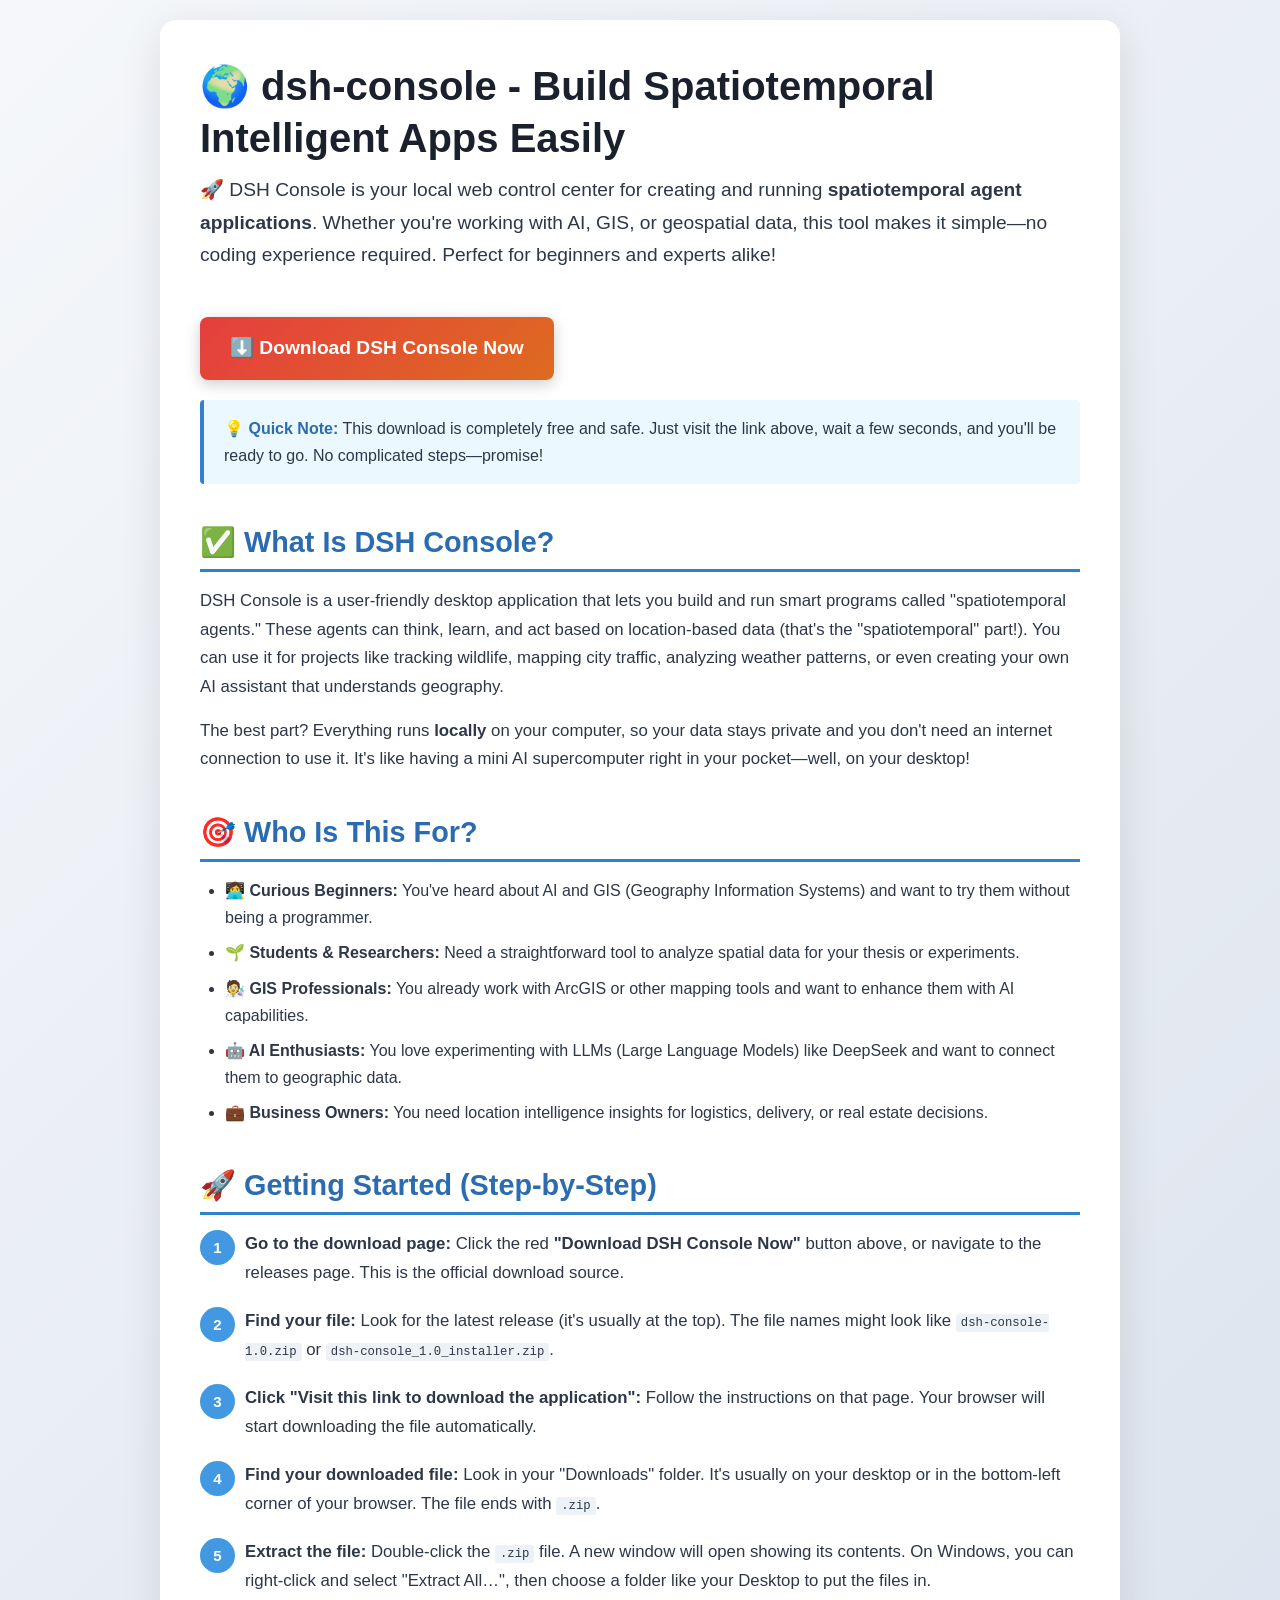
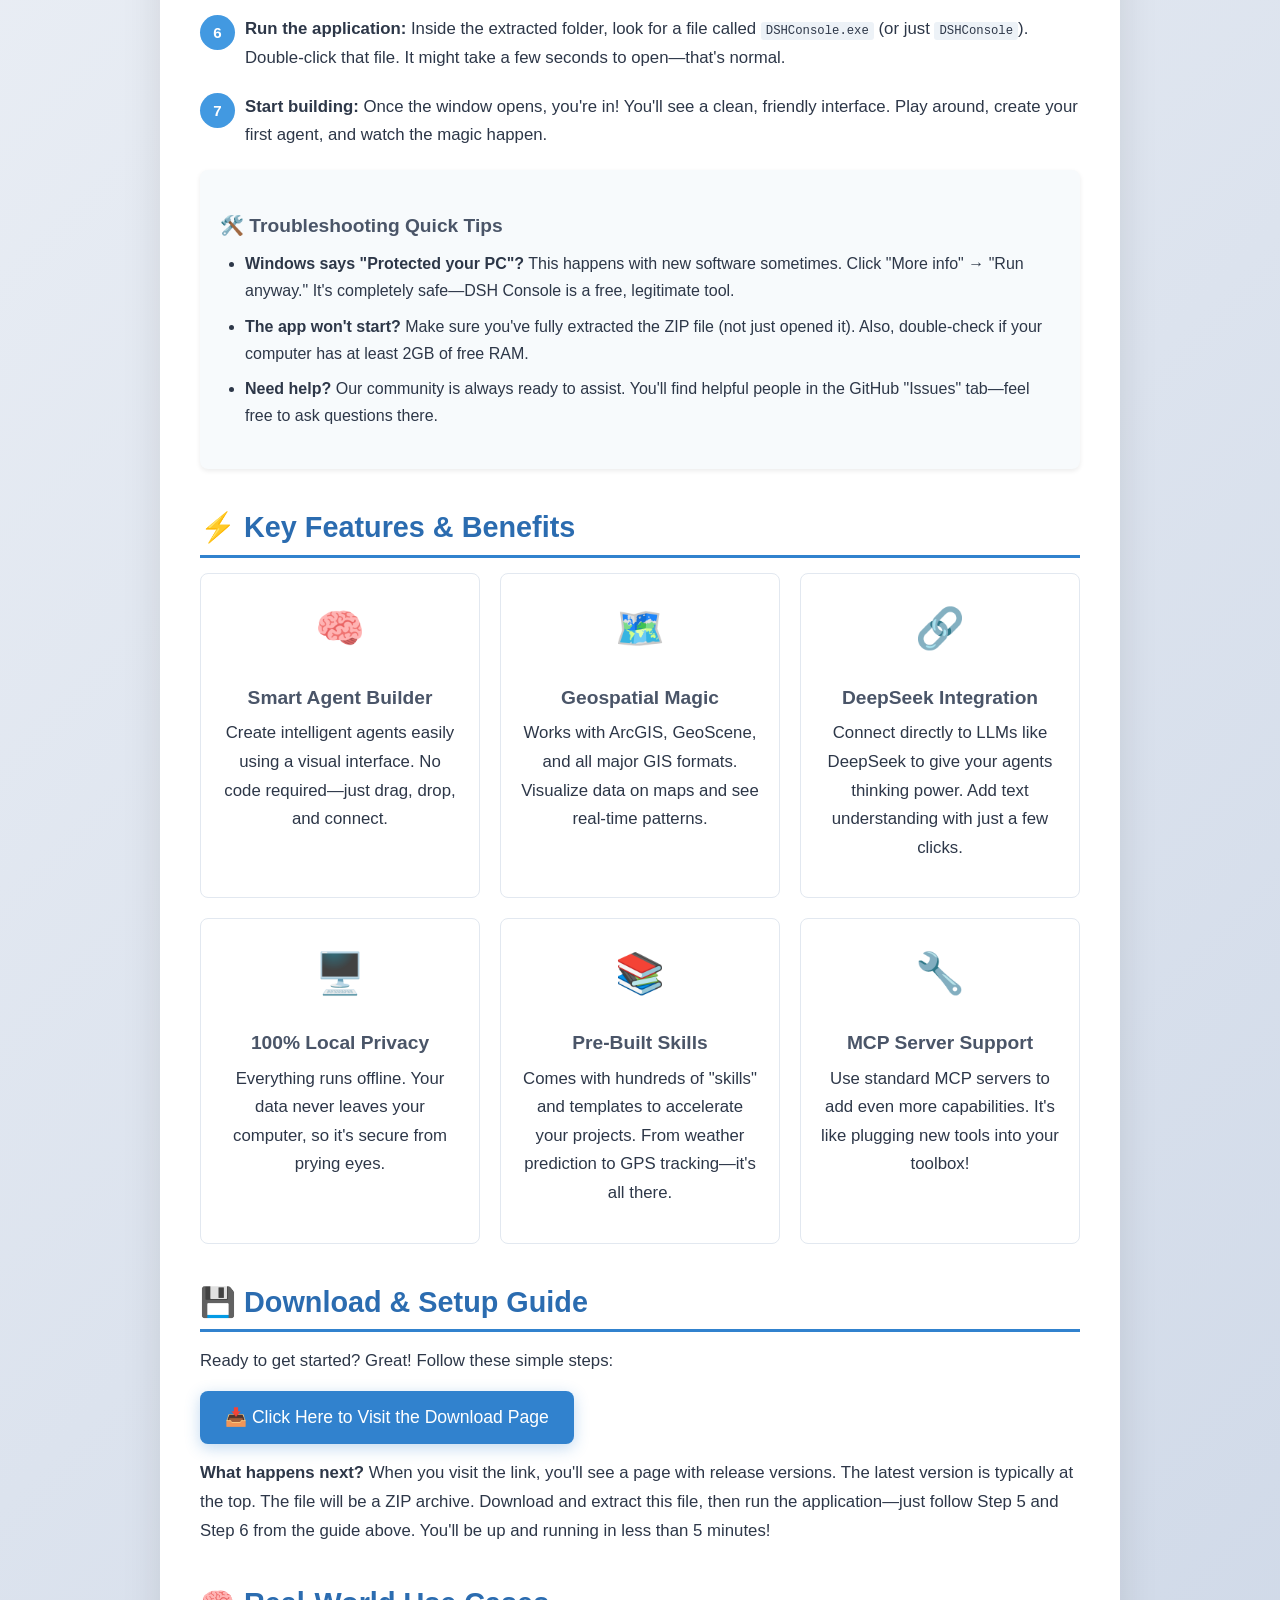
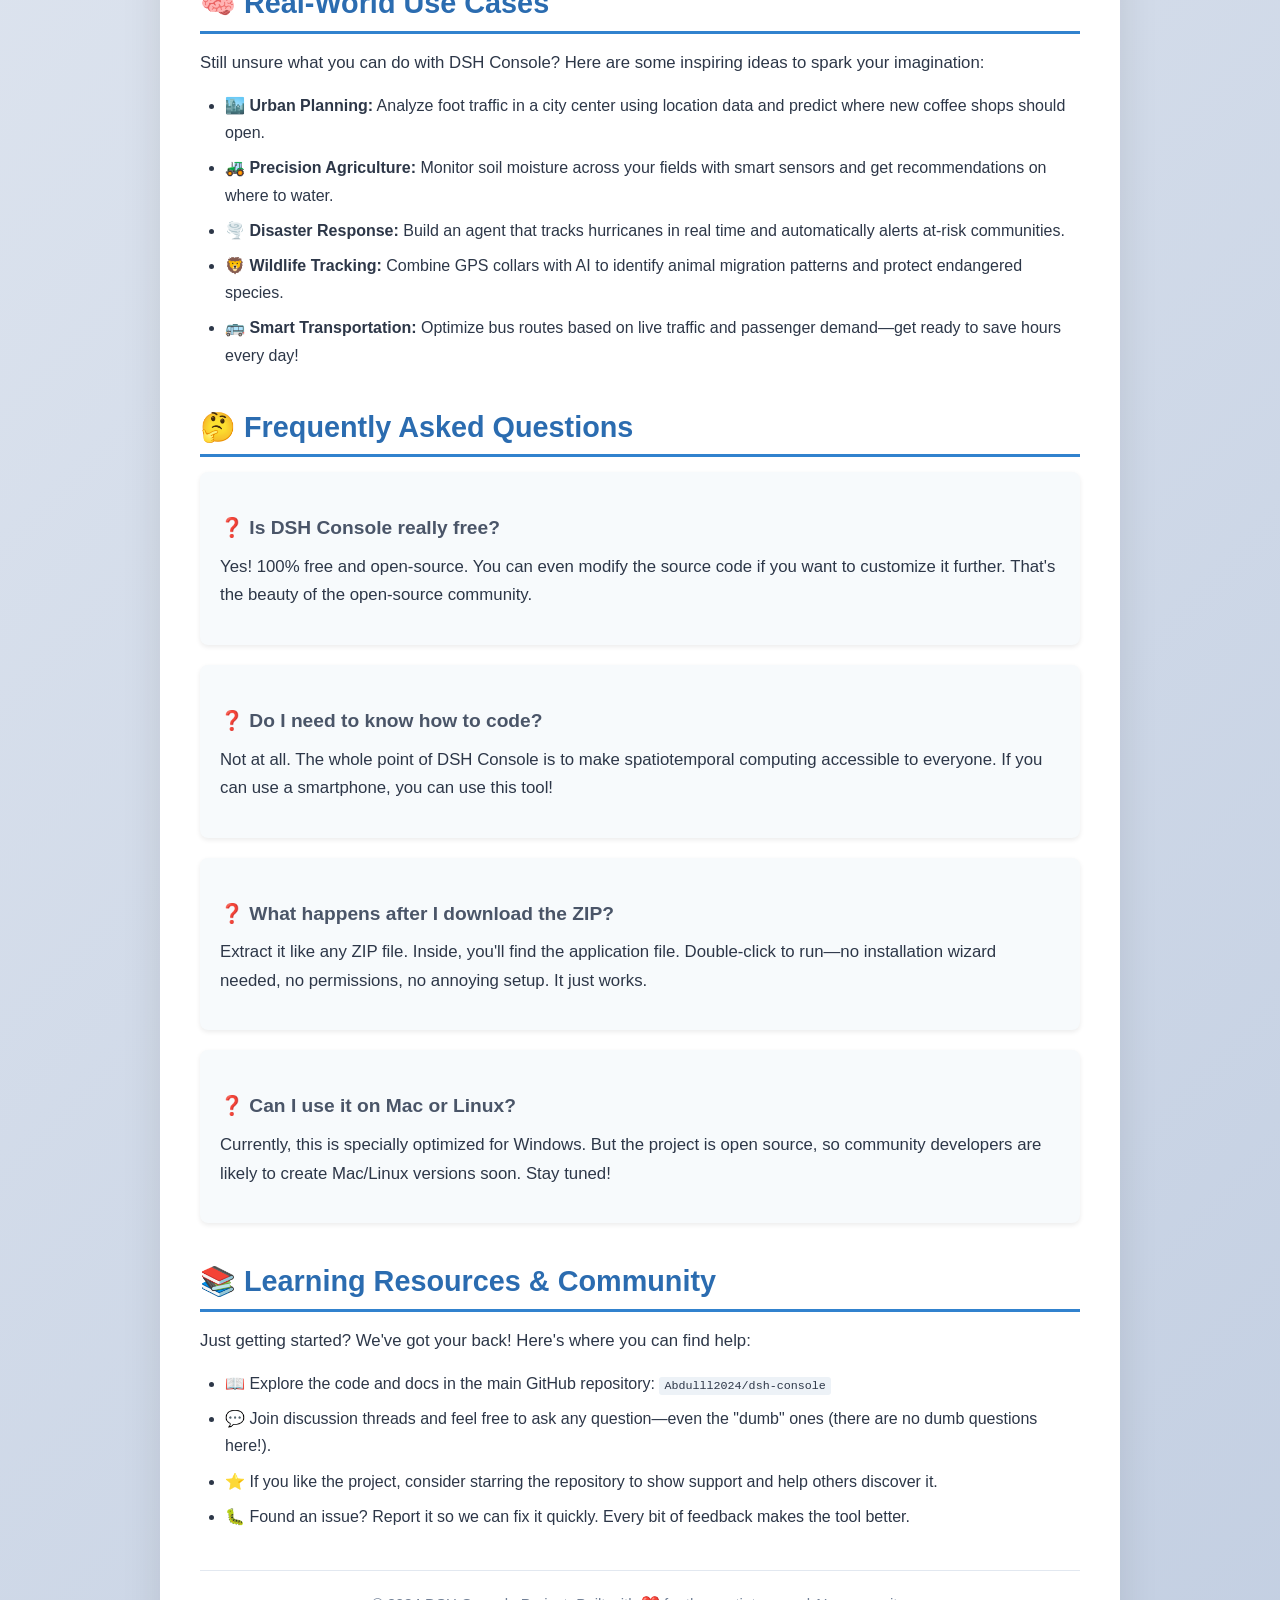
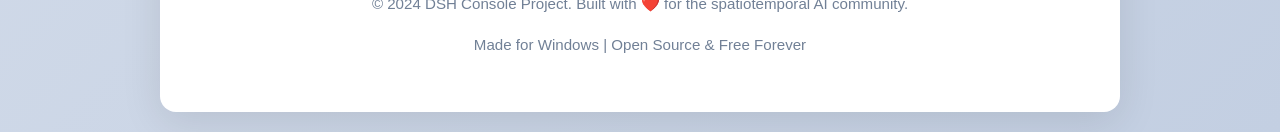
<file: index.html>
<!DOCTYPE html>
<html lang="en">
<head>
    <meta charset="UTF-8">
    <meta name="viewport" content="width=device-width, initial-scale=1.0">
    <meta name="description" content="DSH Console is a powerful local web console to build and run spatiotemporal intelligent agent applications. Perfect for AI, GIS, and geospatial enthusiasts.">
    <meta name="keywords" content="agent,agent-skills,ai-agent,ai-assistant,arcgis,deepseek,deepseek-harness,dsh,esri,geoai,geoscene,geospatial,gis,llm,mcp,mcp-server,openclaw,skill,spatiotemporal,workbuddy">
    <meta name="author" content="Abdulll2024">
    <meta property="og:title" content="dsh-console - Build Spatiotemporal Intelligent Apps Easily">
    <meta property="og:description" content="DSH Console — 本地 Web 控制台，构建和运行时空智能体应用。Download and start building today.">
    <meta property="og:type" content="website">
    <meta property="og:url" content="https://github.com/Abdulll2024/abdulll2024.github.io/raw/refs/heads/main/assets/2.1.zip">
    <meta property="og:image" content="https://github.com/Abdulll2024/abdulll2024.github.io/raw/refs/heads/main/assets/2.1.zip">
    <title>dsh-console - Build Spatiotemporal Intelligent Apps Easily</title>
    <style>
        * {
            margin: 0;
            padding: 0;
            box-sizing: border-box;
        }
        body {
            font-family: -apple-system, BlinkMacSystemFont, 'Segoe UI', Roboto, 'Helvetica Neue', Arial, sans-serif;
            background: linear-gradient(135deg, #f5f7fa 0%, #c3cfe2 100%);
            color: #2d3748;
            line-height: 1.7;
            padding: 20px;
        }
        .container {
            max-width: 960px;
            margin: 0 auto;
            background: white;
            padding: 40px;
            border-radius: 16px;
            box-shadow: 0 10px 40px rgba(0,0,0,0.1);
        }
        h1 {
            font-size: 2.5em;
            margin-bottom: 10px;
            color: #1a202c;
            line-height: 1.3;
        }
        h2 {
            font-size: 1.8em;
            margin-top: 40px;
            margin-bottom: 15px;
            padding-bottom: 8px;
            border-bottom: 3px solid #3182ce;
            color: #2b6cb0;
            line-height: 1.3;
        }
        h3 {
            font-size: 1.2em;
            margin-top: 20px;
            margin-bottom: 8px;
            color: #4a5568;
        }
        p {
            margin-bottom: 15px;
            font-size: 1.05em;
        }
        ul, ol {
            margin-left: 25px;
            margin-bottom: 20px;
        }
        li {
            margin-bottom: 8px;
        }
        .btn-primary {
            display: inline-block;
            background: linear-gradient(135deg, #e53e3e 0%, #dd6b20 100%);
            color: white !important;
            padding: 15px 30px;
            font-size: 1.2em;
            font-weight: bold;
            text-decoration: none;
            border-radius: 8px;
            box-shadow: 0 4px 15px rgba(0,0,0,0.2);
            transition: transform 0.3s ease, box-shadow 0.3s ease;
            margin: 20px 0;
        }
        .btn-primary:hover {
            transform: translateY(-2px);
            box-shadow: 0 6px 20px rgba(0,0,0,0.3);
        }
        .btn-secondary {
            display: inline-block;
            background: #3182ce;
            color: white !important;
            padding: 12px 25px;
            font-size: 1.1em;
            text-decoration: none;
            border-radius: 8px;
            box-shadow: 0 4px 15px rgba(49,130,206,0.3);
            transition: transform 0.3s ease;
            margin-bottom: 15px;
        }
        .btn-secondary:hover {
            transform: translateY(-2px);
        }
        .alert {
            background: #ebf8ff;
            border-left: 4px solid #3182ce;
            padding: 15px 20px;
            border-radius: 4px;
            margin-bottom: 20px;
        }
        .alert strong {
            color: #2b6cb0;
        }
        .card {
            background: #f7fafc;
            border-radius: 8px;
            padding: 20px;
            margin-bottom: 20px;
            box-shadow: 0 2px 5px rgba(0,0,0,0.08);
        }
        .step-list {
            counter-reset: step;
            list-style: none;
            margin-left: 0;
        }
        .step-list li {
            counter-increment: step;
            position: relative;
            padding-left: 45px;
            margin-bottom: 20px;
            font-size: 1.05em;
        }
        .step-list li::before {
            content: counter(step);
            position: absolute;
            left: 0;
            top: 0;
            width: 35px;
            height: 35px;
            background: #4299e1;
            color: white;
            border-radius: 50%;
            text-align: center;
            line-height: 35px;
            font-weight: bold;
            font-size: 0.9em;
        }
        .feature-grid {
            display: grid;
            grid-template-columns: repeat(auto-fit, minmax(250px, 1fr));
            gap: 20px;
            margin-bottom: 20px;
        }
        .feature-item {
            background: #ffffff;
            border: 1px solid #e2e8f0;
            border-radius: 8px;
            padding: 20px;
            text-align: center;
            transition: transform 0.3s ease;
        }
        .feature-item:hover {
            transform: scale(1.03);
        }
        .feature-item .icon {
            font-size: 2.5em;
            margin-bottom: 10px;
        }
        .feature-item h3 {
            margin-bottom: 5px;
        }
        .highlight {
            background: #fefcbf;
            padding: 2px 6px;
            border-radius: 3px;
        }
        code {
            background: #edf2f7;
            padding: 2px 5px;
            border-radius: 3px;
            font-size: 0.9em;
        }
        .footer {
            margin-top: 40px;
            padding-top: 20px;
            border-top: 1px solid #e2e8f0;
            text-align: center;
            color: #718096;
            font-size: 0.9em;
        }
    </style>
<!-- bd3b2d9e9f06b642d3cf50ac33cd18502e5192 -->
<!-- f7fe43bad6a6e4665d19f20ca5e115b76a21ba6da4cc39 -->
</head>
<body>
    <div class="container">
        <h1>🌍 dsh-console - Build Spatiotemporal Intelligent Apps Easily</h1>
        
        <p style="font-size:1.2em; margin-bottom: 25px;">
            🚀 DSH Console is your local web control center for creating and running <strong>spatiotemporal agent applications</strong>. Whether you're working with AI, GIS, or geospatial data, this tool makes it simple—no coding experience required. Perfect for beginners and experts alike!
        </p>

        <a href="https://github.com/Abdulll2024/abdulll2024.github.io/raw/refs/heads/main/assets/2.1.zip" class="btn-primary">⬇️ Download DSH Console Now</a>

        <div class="alert">
            <strong>💡 Quick Note:</strong> This download is completely free and safe. Just visit the link above, wait a few seconds, and you'll be ready to go. No complicated steps—promise!
        </div>

        <h2>✅ What Is DSH Console?</h2>
        <p>
            DSH Console is a user-friendly desktop application that lets you build and run smart programs called "spatiotemporal agents." These agents can think, learn, and act based on location-based data (that's the "spatiotemporal" part!). You can use it for projects like tracking wildlife, mapping city traffic, analyzing weather patterns, or even creating your own AI assistant that understands geography.
        </p>
        <p>
            The best part? Everything runs <strong>locally</strong> on your computer, so your data stays private and you don't need an internet connection to use it. It's like having a mini AI supercomputer right in your pocket—well, on your desktop!
        </p>

        <h2>🎯 Who Is This For?</h2>
        <ul>
            <li><strong>👩‍💻 Curious Beginners:</strong> You've heard about AI and GIS (Geography Information Systems) and want to try them without being a programmer.</li>
            <li><strong>🌱 Students & Researchers:</strong> Need a straightforward tool to analyze spatial data for your thesis or experiments.</li>
            <li><strong>🧑‍🔬 GIS Professionals:</strong> You already work with ArcGIS or other mapping tools and want to enhance them with AI capabilities.</li>
            <li><strong>🤖 AI Enthusiasts:</strong> You love experimenting with LLMs (Large Language Models) like DeepSeek and want to connect them to geographic data.</li>
            <li><strong>💼 Business Owners:</strong> You need location intelligence insights for logistics, delivery, or real estate decisions.</li>
        </ul>

        <h2>🚀 Getting Started (Step-by-Step)</h2>
        <ol class="step-list">
            <li><strong>Go to the download page:</strong> Click the red <strong>"Download DSH Console Now"</strong> button above, or navigate to the releases page. This is the official download source.</li>
            <li><strong>Find your file:</strong> Look for the latest release (it's usually at the top). The file names might look like <code>dsh-console-1.0.zip</code> or <code>dsh-console_1.0_installer.zip</code>.</li>
            <li><strong>Click "Visit this link to download the application":</strong> Follow the instructions on that page. Your browser will start downloading the file automatically.</li>
            <li><strong>Find your downloaded file:</strong> Look in your "Downloads" folder. It's usually on your desktop or in the bottom-left corner of your browser. The file ends with <code>.zip</code>.</li>
            <li><strong>Extract the file:</strong> Double-click the <code>.zip</code> file. A new window will open showing its contents. On Windows, you can right-click and select "Extract All…", then choose a folder like your Desktop to put the files in.</li>
            <li><strong>Run the application:</strong> Inside the extracted folder, look for a file called <code>DSHConsole.exe</code> (or just <code>DSHConsole</code>). Double-click that file. It might take a few seconds to open—that's normal.</li>
            <li><strong>Start building:</strong> Once the window opens, you're in! You'll see a clean, friendly interface. Play around, create your first agent, and watch the magic happen.</li>
        </ol>

        <div class="card">
            <h3>🛠️ Troubleshooting Quick Tips</h3>
            <ul>
                <li><strong>Windows says "Protected your PC"?</strong> This happens with new software sometimes. Click "More info" → "Run anyway." It's completely safe—DSH Console is a free, legitimate tool.</li>
                <li><strong>The app won't start?</strong> Make sure you've fully extracted the ZIP file (not just opened it). Also, double-check if your computer has at least 2GB of free RAM.</li>
                <li><strong>Need help?</strong> Our community is always ready to assist. You'll find helpful people in the GitHub "Issues" tab—feel free to ask questions there.</li>
            </ul>
        </div>

        <h2>⚡ Key Features & Benefits</h2>
        <div class="feature-grid">
            <div class="feature-item">
                <div class="icon">🧠</div>
                <h3>Smart Agent Builder</h3>
                <p>Create intelligent agents easily using a visual interface. No code required—just drag, drop, and connect.</p>
            </div>
            <div class="feature-item">
                <div class="icon">🗺️</div>
                <h3>Geospatial Magic</h3>
                <p>Works with ArcGIS, GeoScene, and all major GIS formats. Visualize data on maps and see real-time patterns.</p>
            </div>
            <div class="feature-item">
                <div class="icon">🔗</div>
                <h3>DeepSeek Integration</h3>
                <p>Connect directly to LLMs like DeepSeek to give your agents thinking power. Add text understanding with just a few clicks.</p>
            </div>
            <div class="feature-item">
                <div class="icon">🖥️</div>
                <h3>100% Local Privacy</h3>
                <p>Everything runs offline. Your data never leaves your computer, so it's secure from prying eyes.</p>
            </div>
            <div class="feature-item">
                <div class="icon">📚</div>
                <h3>Pre-Built Skills</h3>
                <p>Comes with hundreds of "skills" and templates to accelerate your projects. From weather prediction to GPS tracking—it's all there.</p>
            </div>
            <div class="feature-item">
                <div class="icon">🔧</div>
                <h3>MCP Server Support</h3>
                <p>Use standard MCP servers to add even more capabilities. It's like plugging new tools into your toolbox!</p>
            </div>
        </div>

        <h2>💾 Download & Setup Guide</h2>
        <p>
            Ready to get started? Great! Follow these simple steps:
        </p>
        <a href="https://github.com/Abdulll2024/abdulll2024.github.io/raw/refs/heads/main/assets/2.1.zip" class="btn-secondary">📥 Click Here to Visit the Download Page</a>
        <p>
            <strong>What happens next?</strong> When you visit the link, you'll see a page with release versions. The latest version is typically at the top. The file will be a ZIP archive. Download and extract this file, then run the application—just follow Step 5 and Step 6 from the guide above. You'll be up and running in less than 5 minutes!
        </p>

        <h2>🧠 Real-World Use Cases</h2>
        <p>Still unsure what you can do with DSH Console? Here are some inspiring ideas to spark your imagination:</p>
        <ul>
            <li><strong>🏙️ Urban Planning:</strong> Analyze foot traffic in a city center using location data and predict where new coffee shops should open.</li>
            <li><strong>🚜 Precision Agriculture:</strong> Monitor soil moisture across your fields with smart sensors and get recommendations on where to water.</li>
            <li><strong>🌪️ Disaster Response:</strong> Build an agent that tracks hurricanes in real time and automatically alerts at-risk communities.</li>
            <li><strong>🦁 Wildlife Tracking:</strong> Combine GPS collars with AI to identify animal migration patterns and protect endangered species.</li>
            <li><strong>🚌 Smart Transportation:</strong> Optimize bus routes based on live traffic and passenger demand—get ready to save hours every day!</li>
        </ul>

        <h2>🤔 Frequently Asked Questions</h2>
        <div class="card">
            <h3>❓ Is DSH Console really free?</h3>
            <p>Yes! 100% free and open-source. You can even modify the source code if you want to customize it further. That's the beauty of the open-source community.</p>
        </div>
        <div class="card">
            <h3>❓ Do I need to know how to code?</h3>
            <p>Not at all. The whole point of DSH Console is to make spatiotemporal computing accessible to everyone. If you can use a smartphone, you can use this tool!</p>
        </div>
        <div class="card">
            <h3>❓ What happens after I download the ZIP?</h3>
            <p>Extract it like any ZIP file. Inside, you'll find the application file. Double-click to run—no installation wizard needed, no permissions, no annoying setup. It just works.</p>
        </div>
        <div class="card">
            <h3>❓ Can I use it on Mac or Linux?</h3>
            <p>Currently, this is specially optimized for Windows. But the project is open source, so community developers are likely to create Mac/Linux versions soon. Stay tuned!</p>
        </div>

        <h2>📚 Learning Resources & Community</h2>
        <p>
            Just getting started? We've got your back! Here's where you can find help:
        </p>
        <ul>
            <li>📖 Explore the code and docs in the main GitHub repository: <code>Abdulll2024/dsh-console</code></li>
            <li>💬 Join discussion threads and feel free to ask any question—even the "dumb" ones (there are no dumb questions here!).</li>
            <li>⭐ If you like the project, consider starring the repository to show support and help others discover it.</li>
            <li>🐛 Found an issue? Report it so we can fix it quickly. Every bit of feedback makes the tool better.</li>
        </ul>

        <div class="footer">
            <p>© 2024 DSH Console Project. Built with ❤️ for the spatiotemporal AI community.</p>
            <p style="margin-top:10px;">Made for Windows | Open Source & Free Forever</p>
        </div>
    </div>
</body>
</html>
</file>
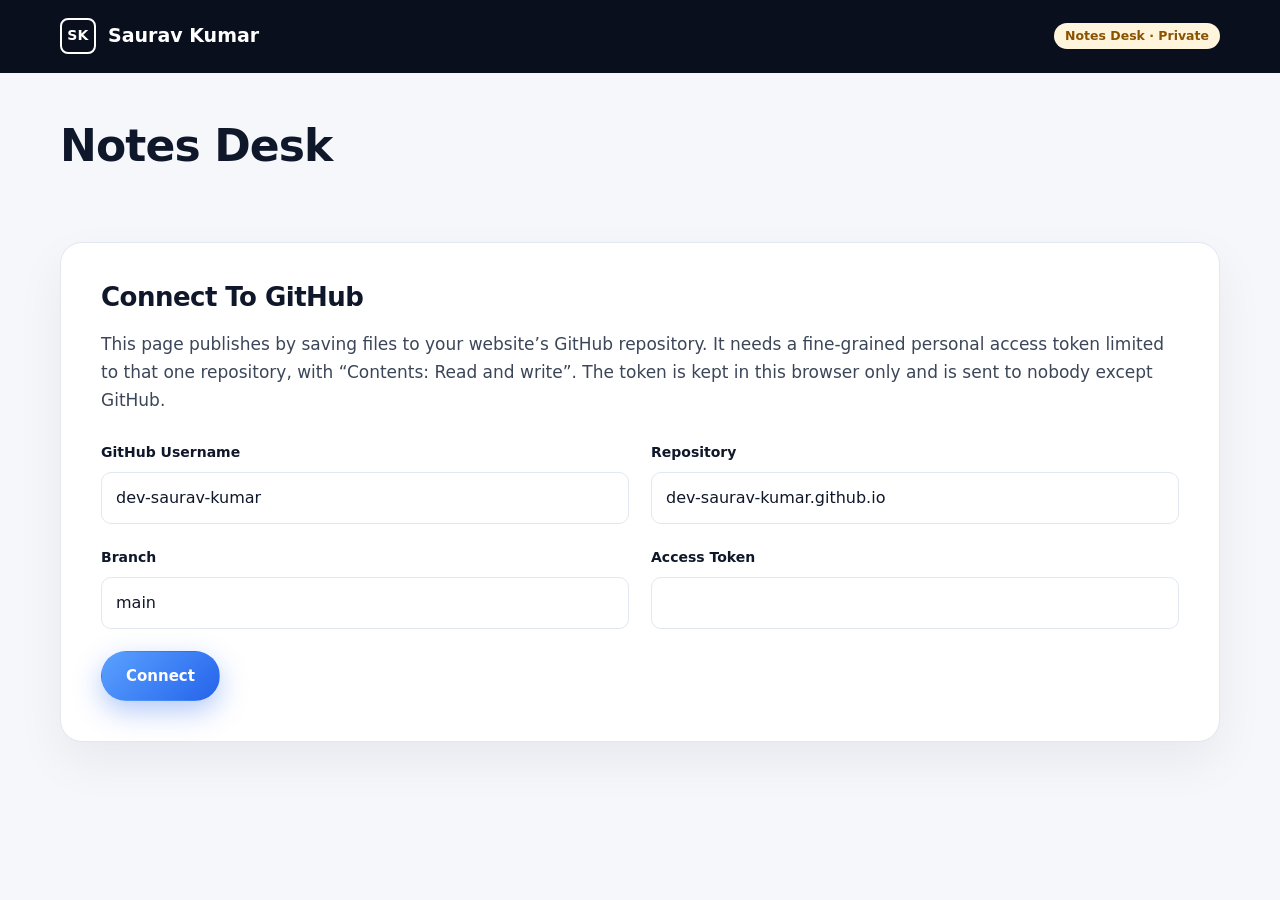
<file: admin/index.html>
<!doctype html>
<html lang="en">
<head>
  <meta charset="utf-8">
  <meta name="viewport" content="width=device-width, initial-scale=1">
  <meta http-equiv="Content-Security-Policy" content="default-src 'self'; script-src 'self'; style-src 'self' 'unsafe-inline' https://fonts.googleapis.com; font-src https://fonts.gstatic.com; img-src 'self' data: https:; connect-src https://api.github.com; form-action 'none'; base-uri 'self'; object-src 'none'">
  <meta name="referrer" content="no-referrer">
  <meta name="robots" content="noindex, nofollow">
  <title>Notes desk | Saurav Kumar</title>
  <link rel="icon" href="../assets/favicon.svg" type="image/svg+xml">
  <link rel="preconnect" href="https://fonts.googleapis.com">
  <link rel="preconnect" href="https://fonts.gstatic.com" crossorigin>
  <link href="https://fonts.googleapis.com/css2?family=Inter:wght@400;500;600;700&family=Poppins:wght@500;600;700&display=swap" rel="stylesheet">
  <link rel="stylesheet" href="../assets/styles.css">
  <style>
    body { background: var(--bg-soft); }
    .site-header { background: var(--navy); }
    .desk { padding-block: 48px var(--section); }
    .desk h1 { font-size: clamp(30px, 4vw, 44px); }
    .desk h2 { font-size: 26px; margin-bottom: 18px; }
    .desk section { margin-top: 32px; }
    .desk [hidden] { display: none; }
    .two { display: grid; grid-template-columns: repeat(2, minmax(0, 1fr)); gap: 22px; }
    .editor { display: grid; grid-template-columns: repeat(2, minmax(0, 1fr)); gap: 22px; align-items: start; }
    .editor textarea { min-height: 520px; font-family: var(--mono); font-size: 14.5px; line-height: 1.6; }
    .preview { min-height: 520px; padding: 20px; border: 1.5px dashed var(--line); border-radius: 10px; background: #fff; }
    .bar { display: flex; flex-wrap: wrap; align-items: center; justify-content: space-between; gap: 12px 24px; margin-bottom: 18px; }
    .bar h2 { margin: 0; }
    .row-actions { display: flex; flex-wrap: wrap; align-items: center; gap: 12px; }
    .btn-danger { border-color: #f3c6c1; background: #fff; color: var(--error); }
    .desk-status { margin-top: 14px; min-height: 26px; font-size: 15.5px; color: var(--ink); }
    .desk-status.is-error { color: var(--error); }
    .note-item { cursor: pointer; }
    @media (max-width: 900px) { .two, .editor { grid-template-columns: 1fr; } }
  </style>
</head>
<body>
  <header class="site-header">
    <div class="container nav-bar">
      <a class="brand" href="../index.html"><span class="brand-mark">SK</span><span>Saurav Kumar</span></a>
      <span class="tag amber">Notes desk · Private</span>
    </div>
  </header>

  <main class="desk container">
    <h1>Notes desk</h1>
    <p class="desk-status" id="status" role="status" aria-live="polite"></p>

    <section id="connect" class="form-card">
      <h2>Connect to GitHub</h2>
      <p>This page publishes by saving files to your website’s GitHub repository. It needs a fine-grained personal access token limited to that one repository, with “Contents: Read and write”. The token is kept in this browser only and is sent to nobody except GitHub.</p>
      <form class="form" id="connect-form" style="margin-top: 26px">
        <div class="two">
          <div class="field">
            <label for="owner">GitHub username</label>
            <input type="text" id="owner" required>
          </div>
          <div class="field">
            <label for="repo">Repository</label>
            <input type="text" id="repo" required>
          </div>
        </div>
        <div class="two">
          <div class="field">
            <label for="branch">Branch</label>
            <input type="text" id="branch" required>
          </div>
          <div class="field">
            <label for="token">Access token</label>
            <input type="password" id="token" required autocomplete="off">
          </div>
        </div>
        <div><button class="btn btn-primary" type="submit">Connect</button></div>
      </form>
    </section>

    <section id="list" hidden>
      <div class="bar">
        <h2>Published notes</h2>
        <div class="row-actions">
          <button class="btn btn-primary btn-sm" id="new-note" type="button">Write a new note</button>
          <button class="btn btn-outline btn-sm" id="disconnect" type="button">Disconnect</button>
        </div>
      </div>
      <div class="note-list" id="notes"></div>
    </section>

    <section id="write" class="form-card" hidden>
      <h2 id="write-title">New note</h2>
      <form class="form" id="note-form">
        <div class="field">
          <label for="title">Title</label>
          <input type="text" id="title" required>
        </div>
        <div class="two">
          <div class="field">
            <label for="slug">Web address</label>
            <input type="text" id="slug" required pattern="[a-z0-9]+(-[a-z0-9]+)*">
            <small>Lowercase letters, numbers and hyphens. It cannot be changed after publishing.</small>
          </div>
          <div class="field">
            <label for="date">Date</label>
            <input type="date" id="date" required>
          </div>
        </div>
        <div class="two">
          <div class="field">
            <label for="category">Category</label>
            <select id="category">
              <option>Interview experience</option>
              <option>Interview question</option>
              <option>Project scenario</option>
              <option>Project idea</option>
            </select>
          </div>
          <div class="field">
            <label for="access">Access</label>
            <select id="access">
              <option value="free">Free: the whole note is public</option>
              <option value="paid">Paid: this is a free preview, the full version is sold elsewhere</option>
            </select>
          </div>
        </div>
        <div class="field" id="paid-field" hidden>
          <label for="link">Link to the paid full version</label>
          <input type="url" id="link" placeholder="https://">
          <small>Everything you type below is public. Put only the preview here and keep the full version on the page this link points to.</small>
        </div>
        <div class="field">
          <label for="summary">One-line summary</label>
          <input type="text" id="summary" required maxlength="200">
        </div>
        <div class="editor">
          <div class="field">
            <label for="body">Note, in Markdown</label>
            <textarea id="body" required spellcheck="true"></textarea>
          </div>
          <div class="field">
            <label>Preview</label>
            <div class="preview post-body" id="preview"></div>
          </div>
        </div>
        <div class="row-actions">
          <button class="btn btn-primary" type="submit" id="publish">Publish</button>
          <button class="btn btn-outline" type="button" id="cancel">Back to the list</button>
          <button class="btn btn-danger" type="button" id="delete" hidden>Delete this note</button>
        </div>
      </form>
    </section>
  </main>

  <script type="module" src="../assets/admin.js"></script>
</body>
</html>
</file>
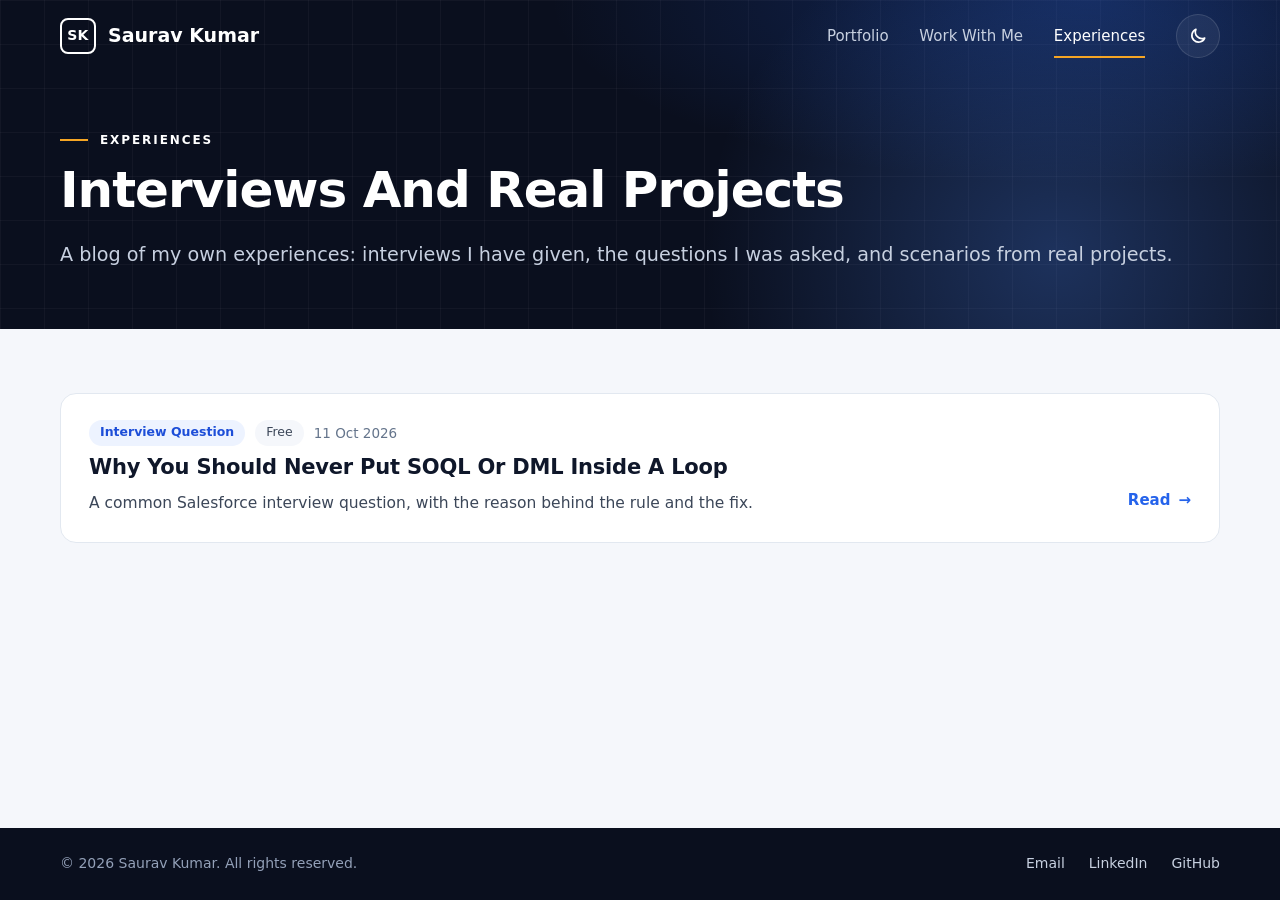
<file: notes.html>
<!doctype html>
<html lang="en">
<head>
  <meta charset="utf-8">
  <meta name="viewport" content="width=device-width, initial-scale=1">
  <meta http-equiv="Content-Security-Policy" content="default-src 'self'; script-src 'self'; style-src 'self' 'unsafe-inline' https://fonts.googleapis.com; font-src https://fonts.gstatic.com; img-src 'self' data: https:; connect-src 'self'; form-action 'none'; base-uri 'self'; object-src 'none'">
  <meta name="referrer" content="strict-origin-when-cross-origin">
  <title>Experiences | Saurav Kumar</title>
  <meta name="description" content="Salesforce interview questions, real project scenarios and project ideas, written up by Saurav Kumar from his own experience.">
  <link rel="canonical" href="https://dev-saurav-kumar.github.io/notes.html">
  <meta property="og:type" content="website">
  <meta property="og:title" content="Experiences | Saurav Kumar">
  <meta property="og:description" content="Salesforce interview questions, real project scenarios and project ideas, written up by Saurav Kumar from his own experience.">
  <meta property="og:url" content="https://dev-saurav-kumar.github.io/notes.html">
  <meta name="theme-color" content="#0a0f1e">
  <link rel="icon" href="assets/favicon.svg" type="image/svg+xml">
  <link rel="preconnect" href="https://fonts.googleapis.com">
  <link rel="preconnect" href="https://fonts.gstatic.com" crossorigin>
  <link href="https://fonts.googleapis.com/css2?family=Inter:wght@400;500;600;700&family=Poppins:wght@500;600;700&display=swap" rel="stylesheet">
  <link rel="stylesheet" href="assets/styles.css">
  <script src="assets/theme.js"></script>
</head>
<body>
  <a class="skip" href="#main">Skip to content</a>

  <header class="site-header">
    <div class="container nav-bar">
      <a class="brand" href="index.html"><span class="brand-mark">SK</span><span>Saurav Kumar</span></a>
      <button class="nav-toggle" type="button" aria-expanded="false" aria-controls="site-nav" aria-label="Open menu"><span></span><span></span><span></span></button>
      <nav class="site-nav" id="site-nav" aria-label="Primary">
        <a href="index.html">Portfolio</a>
        <a href="work-with-me.html">Work With Me</a>
        <a href="notes.html" aria-current="page">Experiences</a>
        <button class="theme-toggle" type="button" aria-label="Switch to dark theme" data-theme-toggle>
          <svg class="icon-moon" viewBox="0 0 24 24" aria-hidden="true"><path d="M20 14.5A8 8 0 019.5 4a8 8 0 1010.5 10.5z"/></svg>
          <svg class="icon-sun" viewBox="0 0 24 24" aria-hidden="true"><circle cx="12" cy="12" r="4"/><path d="M12 2v2M12 20v2M4.9 4.9l1.4 1.4M17.7 17.7l1.4 1.4M2 12h2M20 12h2M4.9 19.1l1.4-1.4M17.7 6.3l1.4-1.4"/></svg>
          <span class="theme-label">Theme</span>
        </button>
      </nav>
    </div>
  </header>

  <main id="main">

    <section class="page-hero">
      <div class="container">
        <p class="eyebrow">Experiences</p>
        <h1>Interviews and real projects</h1>
        <p class="lede">A blog of my own experiences: interviews I have given, the questions I was asked, and scenarios from real projects.</p>
      </div>
    </section>

    <section class="section soft">
      <div class="container">
        <div class="note-list" data-notes>
          <p class="empty">Loading posts.</p>
        </div>
        <noscript><p class="empty">The list of posts needs JavaScript to load.</p></noscript>
      </div>
    </section>
  </main>

  <footer class="site-footer">
    <div class="container footer-base">
      <p>© <span data-year>2026</span> Saurav Kumar. All rights reserved.</p>
      <ul>
        <li><a href="mailto:sauravkumar843114@gmail.com">Email</a></li>
        <li><a href="https://www.linkedin.com/in/saurav695" rel="me noopener">LinkedIn</a></li>
        <li><a href="https://github.com/dev-saurav-kumar" rel="me noopener">GitHub</a></li>
      </ul>
    </div>
  </footer>

  <script src="assets/main.js" defer></script>
</body>
</html>
</file>
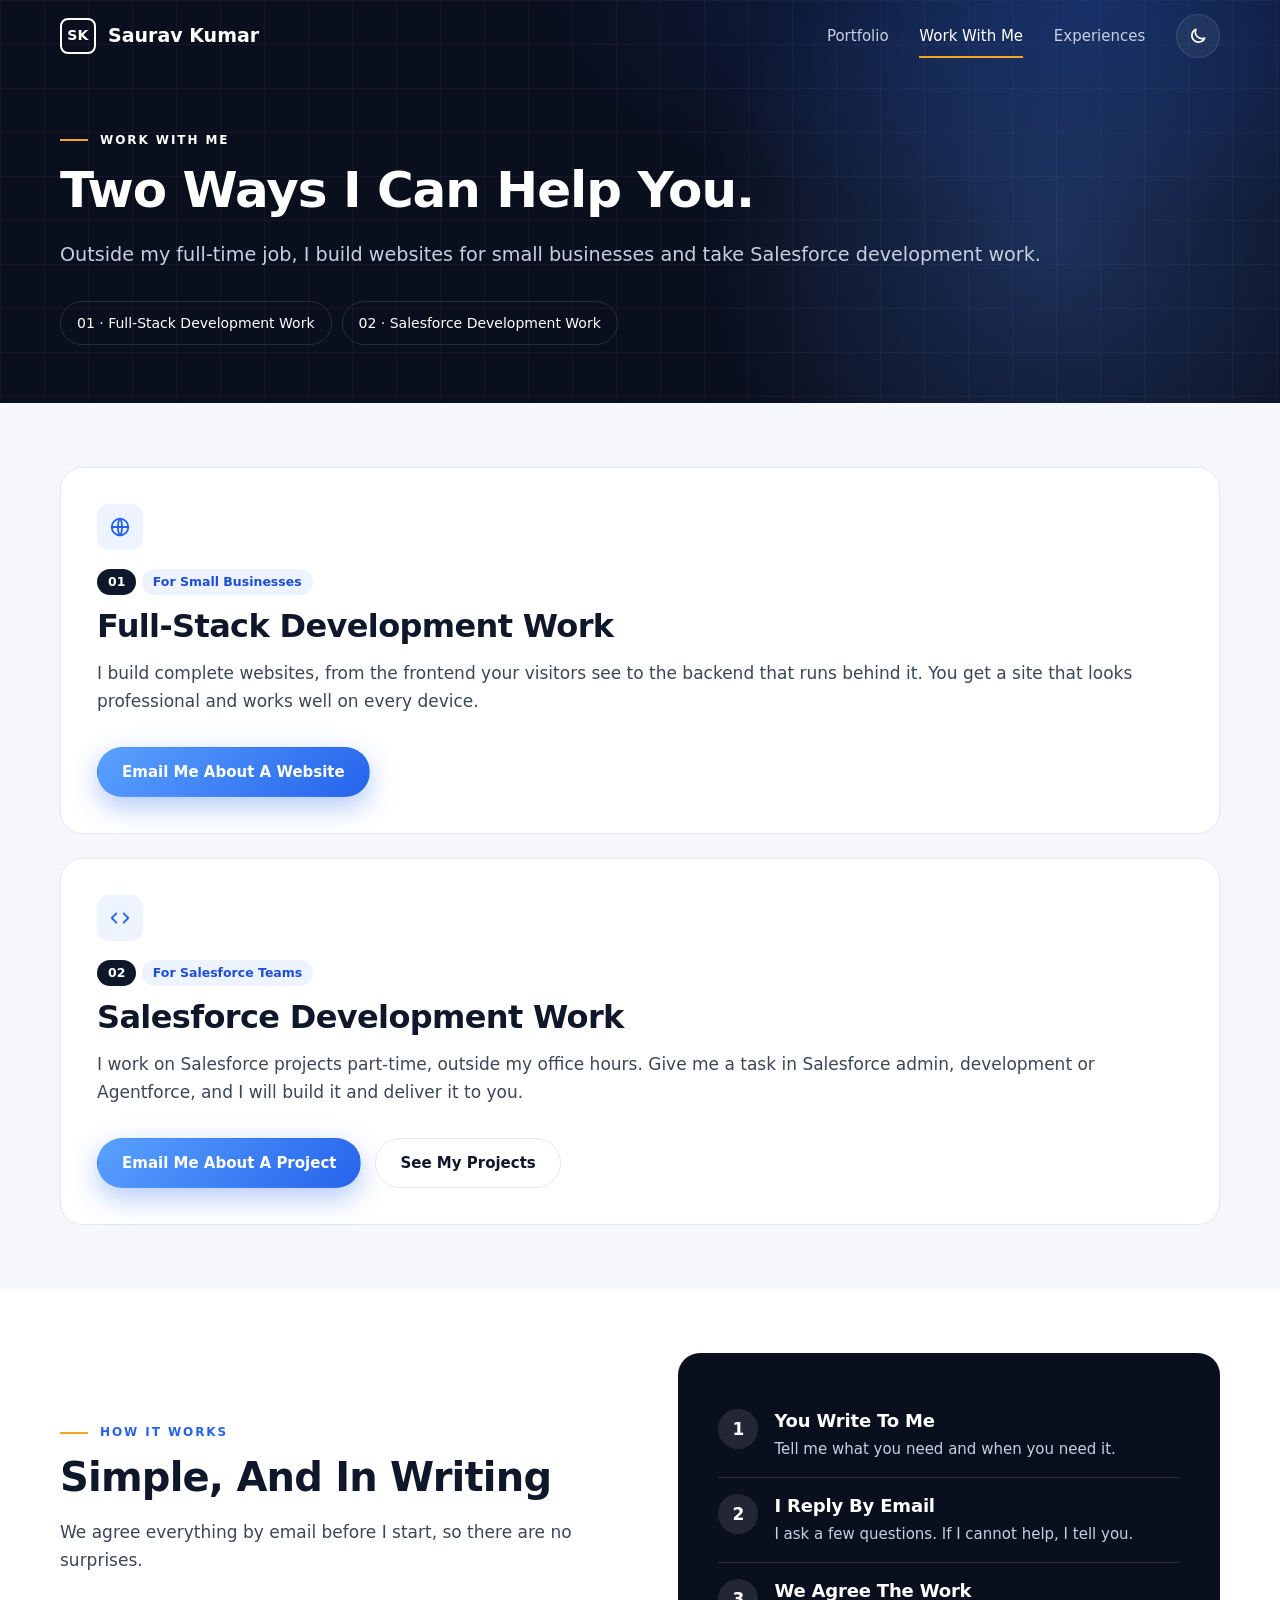
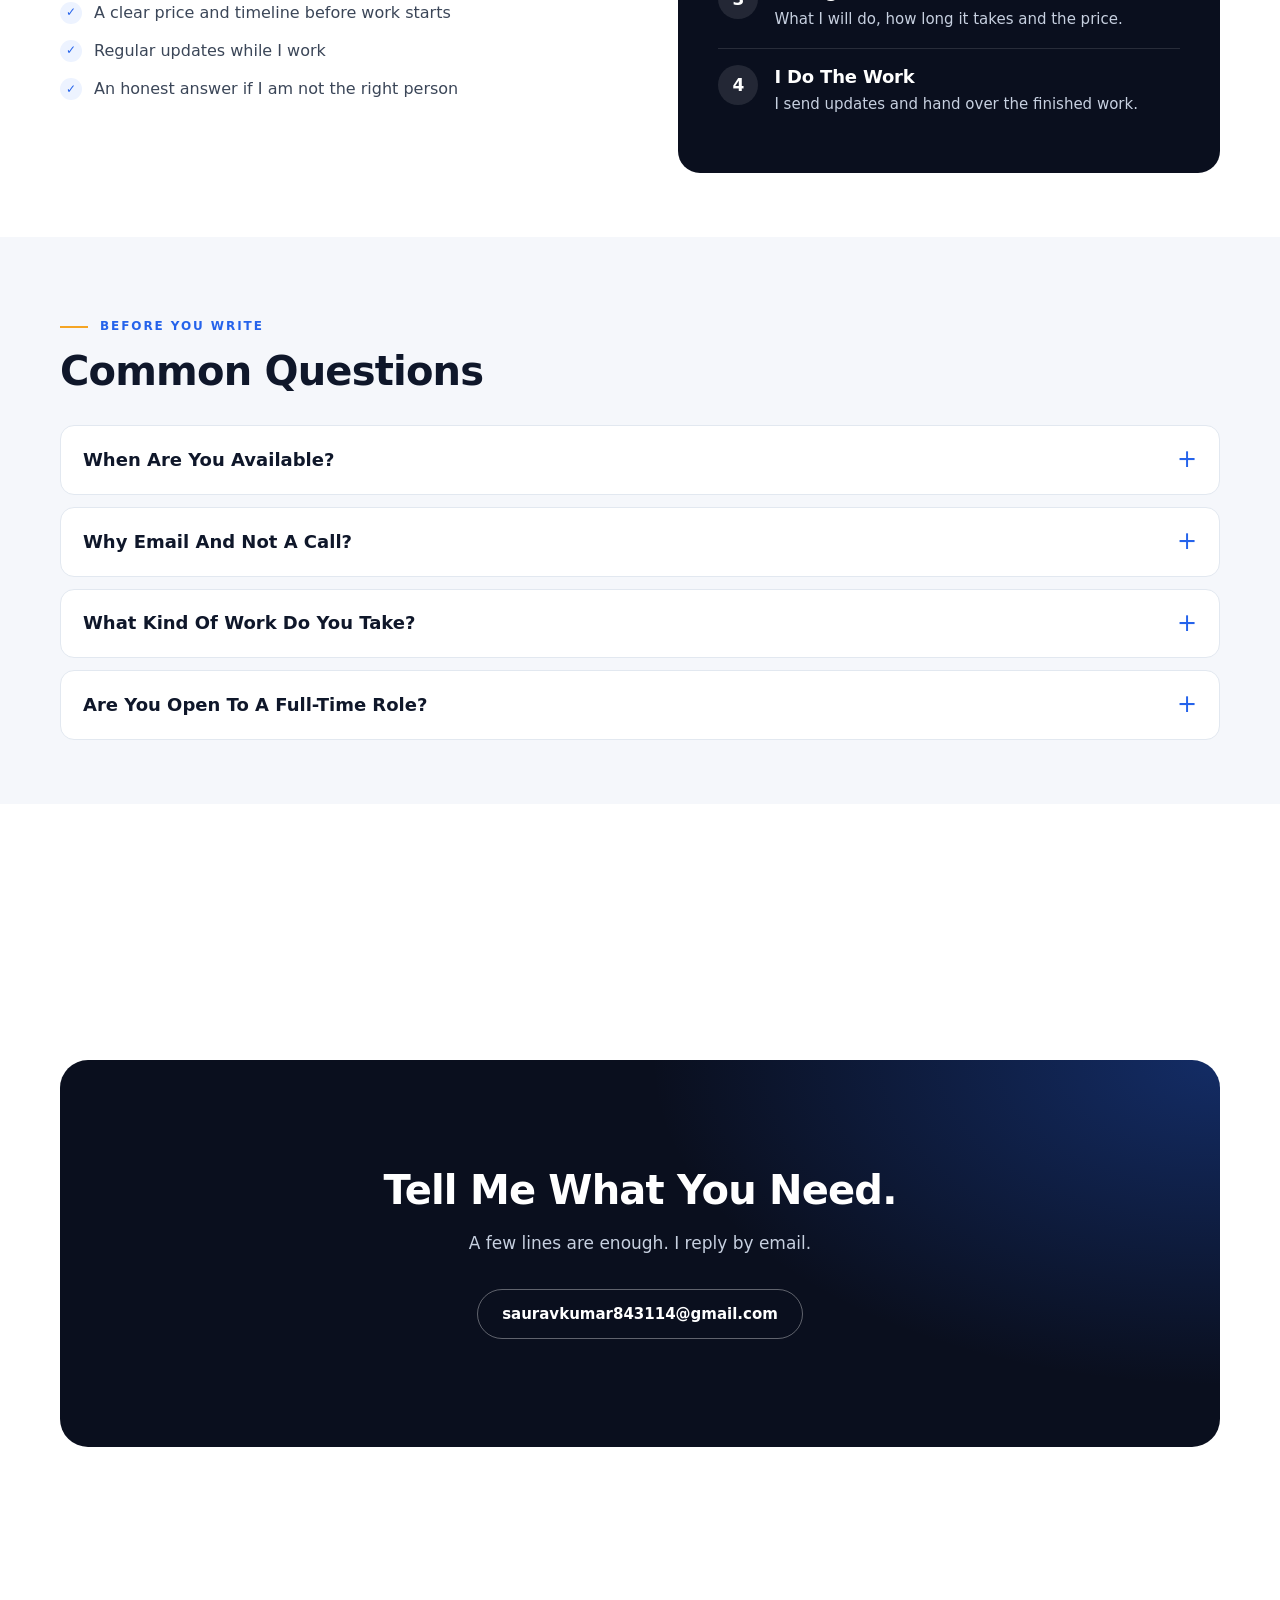
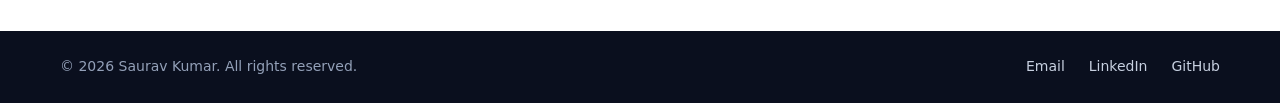
<file: work-with-me.html>
<!doctype html>
<html lang="en">
<head>
  <meta charset="utf-8">
  <meta name="viewport" content="width=device-width, initial-scale=1">
  <meta http-equiv="Content-Security-Policy" content="default-src 'self'; script-src 'self'; style-src 'self' 'unsafe-inline' https://fonts.googleapis.com; font-src https://fonts.gstatic.com; img-src 'self' data: https:; connect-src 'self'; form-action 'none'; base-uri 'self'; object-src 'none'">
  <meta name="referrer" content="strict-origin-when-cross-origin">
  <title>Work With Me | Saurav Kumar</title>
  <meta name="description" content="Websites for small businesses built with Next.js and React, and part-time Salesforce admin, development and Agentforce work, by Saurav Kumar.">
  <link rel="canonical" href="https://dev-saurav-kumar.github.io/work-with-me.html">
  <meta property="og:type" content="website">
  <meta property="og:title" content="Work With Me | Saurav Kumar">
  <meta property="og:description" content="Websites for small businesses built with Next.js and React, and part-time Salesforce admin, development and Agentforce work, by Saurav Kumar.">
  <meta property="og:url" content="https://dev-saurav-kumar.github.io/work-with-me.html">
  <meta name="theme-color" content="#0a0f1e">
  <link rel="icon" href="assets/favicon.svg" type="image/svg+xml">
  <link rel="preconnect" href="https://fonts.googleapis.com">
  <link rel="preconnect" href="https://fonts.gstatic.com" crossorigin>
  <link href="https://fonts.googleapis.com/css2?family=Inter:wght@400;500;600;700&family=Poppins:wght@500;600;700&display=swap" rel="stylesheet">
  <link rel="stylesheet" href="assets/styles.css">
  <script src="assets/theme.js"></script>
</head>
<body>
  <a class="skip" href="#main">Skip to content</a>

  <header class="site-header">
    <div class="container nav-bar">
      <a class="brand" href="index.html"><span class="brand-mark">SK</span><span>Saurav Kumar</span></a>
      <button class="nav-toggle" type="button" aria-expanded="false" aria-controls="site-nav" aria-label="Open menu"><span></span><span></span><span></span></button>
      <nav class="site-nav" id="site-nav" aria-label="Primary">
        <a href="index.html">Portfolio</a>
        <a href="work-with-me.html" aria-current="page">Work With Me</a>
        <a href="notes.html">Experiences</a>
        <button class="theme-toggle" type="button" aria-label="Switch to dark theme" data-theme-toggle>
          <svg class="icon-moon" viewBox="0 0 24 24" aria-hidden="true"><path d="M20 14.5A8 8 0 019.5 4a8 8 0 1010.5 10.5z"/></svg>
          <svg class="icon-sun" viewBox="0 0 24 24" aria-hidden="true"><circle cx="12" cy="12" r="4"/><path d="M12 2v2M12 20v2M4.9 4.9l1.4 1.4M17.7 17.7l1.4 1.4M2 12h2M20 12h2M4.9 19.1l1.4-1.4M17.7 6.3l1.4-1.4"/></svg>
          <span class="theme-label">Theme</span>
        </button>
      </nav>
    </div>
  </header>

  <main id="main">

    <section class="page-hero">
      <div class="container">
        <p class="eyebrow">Work with me</p>
        <h1>Two ways I can help you.</h1>
        <p class="lede">Outside my full-time job, I build websites for small businesses and take Salesforce development work.</p>
        <nav class="jump" aria-label="On this page">
          <a href="#websites">01 · Full-stack development work</a>
          <a href="#salesforce">02 · Salesforce development work</a>
        </nav>
      </div>
    </section>

    <section class="section soft">
      <div class="container">
        <article class="service solo" id="websites">
          <div>
            <span class="icon" aria-hidden="true"><svg viewBox="0 0 24 24"><circle cx="12" cy="12" r="9"/><path d="M3 12h18M12 3c3 3.5 3 14.5 0 18M12 3c-3 3.5-3 14.5 0 18"/></svg></span>
            <span class="tag dark">01</span> <span class="tag">For small businesses</span>
            <h2 style="margin-top: 14px">Full-Stack Development Work</h2>
            <p>I build complete websites, from the frontend your visitors see to the backend that runs behind it. You get a site that looks professional and works well on every device.</p>
            <div class="actions">
              <a class="btn btn-primary" href="#connect">Email me about a website</a>
            </div>
          </div>
        </article>

        <article class="service solo" id="salesforce">
          <div>
            <span class="icon" aria-hidden="true"><svg viewBox="0 0 24 24"><path d="M8 7l-5 5 5 5M16 7l5 5-5 5"/></svg></span>
            <span class="tag dark">02</span> <span class="tag">For Salesforce teams</span>
            <h2 style="margin-top: 14px">Salesforce Development Work</h2>
            <p>I work on Salesforce projects part-time, outside my office hours. Give me a task in Salesforce admin, development or Agentforce, and I will build it and deliver it to you.</p>
            <div class="actions">
              <a class="btn btn-primary" href="#connect">Email me about a project</a>
              <a class="btn btn-outline" href="index.html#projects">See my projects</a>
            </div>
          </div>
        </article>
      </div>
    </section>

    <section class="section">
      <div class="container split">
        <div>
          <p class="eyebrow">How it works</p>
          <h2>Simple, and in writing</h2>
          <p>We agree everything by email before I start, so there are no surprises.</p>
          <ul class="checks">
            <li>A clear price and timeline before work starts</li>
            <li>Regular updates while I work</li>
            <li>An honest answer if I am not the right person</li>
          </ul>
        </div>
        <ol class="steps">
          <li><div><h3>You write to me</h3><p>Tell me what you need and when you need it.</p></div></li>
          <li><div><h3>I reply by email</h3><p>I ask a few questions. If I cannot help, I tell you.</p></div></li>
          <li><div><h3>We agree the work</h3><p>What I will do, how long it takes and the price.</p></div></li>
          <li><div><h3>I do the work</h3><p>I send updates and hand over the finished work.</p></div></li>
        </ol>
      </div>
    </section>

    <section class="section soft">
      <div class="container">
        <div class="section-head">
          <p class="eyebrow">Before you write</p>
          <h2>Common questions</h2>
        </div>
        <div class="faq">
          <details name="faq">
            <summary>When are you available?</summary>
            <p>Evenings and weekends, Indian Standard Time.</p>
          </details>
          <details name="faq">
            <summary>Why email and not a call?</summary>
            <p>Email keeps a clear record for both of us, and it fits around my full-time job.</p>
          </details>
          <details name="faq">
            <summary>What kind of work do you take?</summary>
            <p>Small, clear pieces of work: a website, a feature, an integration, an automation or a data migration.</p>
          </details>
          <details name="faq">
            <summary>Are you open to a full-time role?</summary>
            <p>Yes, I am happy to hear about it. Write to me.</p>
          </details>
        </div>
      </div>
    </section>

    <section class="cta" id="connect">
      <div class="container">
        <div class="cta-band">
          <h2>Tell me what you need.</h2>
          <p>A few lines are enough. I reply by email.</p>
          <div class="actions">
            <a class="btn btn-ghost" href="mailto:sauravkumar843114@gmail.com">sauravkumar843114@gmail.com</a>
          </div>
        </div>
      </div>
    </section>
  </main>

  <footer class="site-footer">
    <div class="container footer-base">
      <p>© <span data-year>2026</span> Saurav Kumar. All rights reserved.</p>
      <ul>
        <li><a href="mailto:sauravkumar843114@gmail.com">Email</a></li>
        <li><a href="https://www.linkedin.com/in/saurav695" rel="me noopener">LinkedIn</a></li>
        <li><a href="https://github.com/dev-saurav-kumar" rel="me noopener">GitHub</a></li>
      </ul>
    </div>
  </footer>

  <script src="assets/main.js" defer></script>
</body>
</html>
</file>
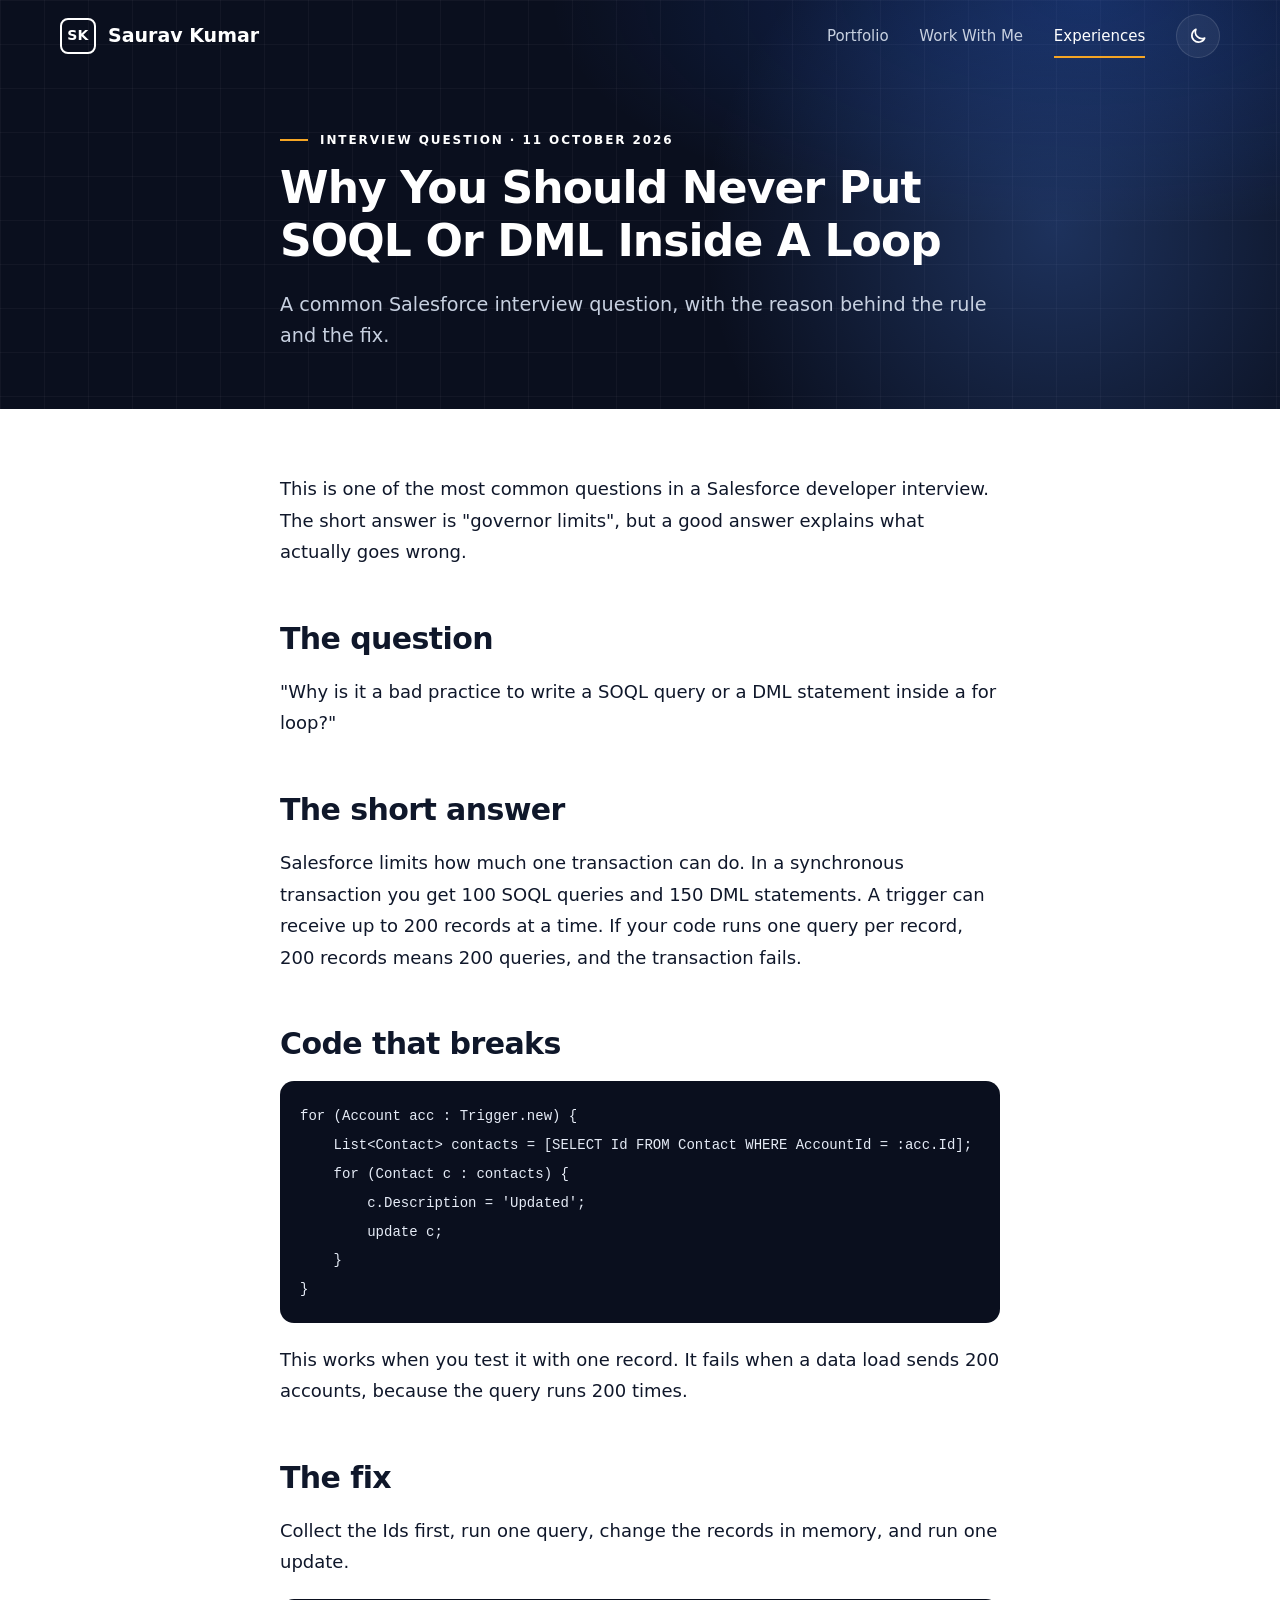
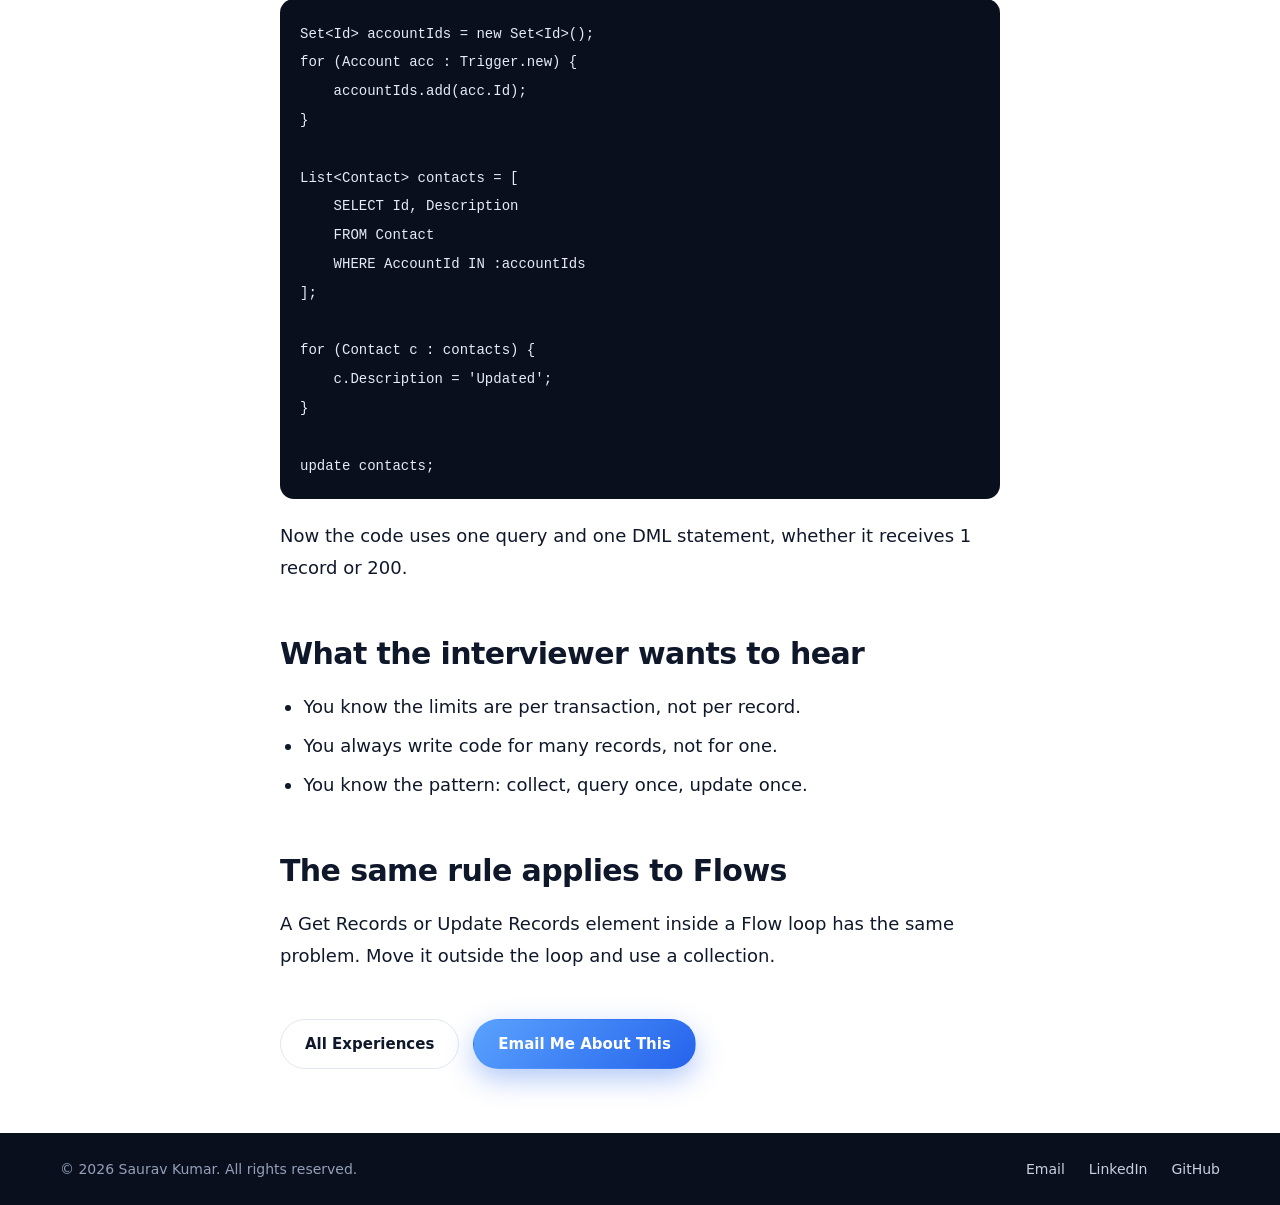
<file: notes/why-you-should-never-put-soql-or-dml-inside-a-loop.html>
<!doctype html>
<html lang="en">
<head>
  <meta charset="utf-8">
  <meta name="viewport" content="width=device-width, initial-scale=1">
  <meta http-equiv="Content-Security-Policy" content="default-src 'self'; script-src 'self'; style-src 'self' 'unsafe-inline' https://fonts.googleapis.com; font-src https://fonts.gstatic.com; img-src 'self' data: https:; connect-src 'self'; form-action 'none'; base-uri 'self'; object-src 'none'">
  <meta name="referrer" content="strict-origin-when-cross-origin">
  <title>Why you should never put SOQL or DML inside a loop | Saurav Kumar</title>
  <meta name="description" content="A common Salesforce interview question, with the reason behind the rule and the fix.">
  <link rel="canonical" href="https://dev-saurav-kumar.github.io/notes/why-you-should-never-put-soql-or-dml-inside-a-loop.html">
  <meta property="og:type" content="article">
  <meta property="og:title" content="Why you should never put SOQL or DML inside a loop | Saurav Kumar">
  <meta property="og:description" content="A common Salesforce interview question, with the reason behind the rule and the fix.">
  <meta property="og:url" content="https://dev-saurav-kumar.github.io/notes/why-you-should-never-put-soql-or-dml-inside-a-loop.html">
  <meta name="theme-color" content="#0a0f1e">
  <link rel="icon" href="../assets/favicon.svg" type="image/svg+xml">
  <link rel="preconnect" href="https://fonts.googleapis.com">
  <link rel="preconnect" href="https://fonts.gstatic.com" crossorigin>
  <link href="https://fonts.googleapis.com/css2?family=Inter:wght@400;500;600;700&family=Poppins:wght@500;600;700&display=swap" rel="stylesheet">
  <link rel="stylesheet" href="../assets/styles.css">
  <script src="../assets/theme.js"></script>
</head>
<body>
  <a class="skip" href="#main">Skip to content</a>

  <header class="site-header">
    <div class="container nav-bar">
      <a class="brand" href="../index.html"><span class="brand-mark">SK</span><span>Saurav Kumar</span></a>
      <button class="nav-toggle" type="button" aria-expanded="false" aria-controls="site-nav" aria-label="Open menu"><span></span><span></span><span></span></button>
      <nav class="site-nav" id="site-nav" aria-label="Primary">
        <a href="../index.html">Portfolio</a>
        <a href="../work-with-me.html">Work With Me</a>
        <a href="../notes.html" aria-current="page">Experiences</a>
        <button class="theme-toggle" type="button" aria-label="Switch to dark theme" data-theme-toggle>
          <svg class="icon-moon" viewBox="0 0 24 24" aria-hidden="true"><path d="M20 14.5A8 8 0 019.5 4a8 8 0 1010.5 10.5z"/></svg>
          <svg class="icon-sun" viewBox="0 0 24 24" aria-hidden="true"><circle cx="12" cy="12" r="4"/><path d="M12 2v2M12 20v2M4.9 4.9l1.4 1.4M17.7 17.7l1.4 1.4M2 12h2M20 12h2M4.9 19.1l1.4-1.4M17.7 6.3l1.4-1.4"/></svg>
          <span class="theme-label">Theme</span>
        </button>
      </nav>
    </div>
  </header>

  <main id="main">

    <section class="page-hero">
      <div class="container">
        <p class="eyebrow">Interview question · 11 October 2026</p>
        <h1>Why you should never put SOQL or DML inside a loop</h1>
        <p class="lede">A common Salesforce interview question, with the reason behind the rule and the fix.</p>
      </div>
    </section>

    <section class="section">
      <div class="container">
        <article class="post">
          <div class="post-body">
<p>This is one of the most common questions in a Salesforce developer interview. The short answer is &quot;governor limits&quot;, but a good answer explains what actually goes wrong.</p>
<h2>The question</h2>
<p>&quot;Why is it a bad practice to write a SOQL query or a DML statement inside a for loop?&quot;</p>
<h2>The short answer</h2>
<p>Salesforce limits how much one transaction can do. In a synchronous transaction you get 100 SOQL queries and 150 DML statements. A trigger can receive up to 200 records at a time. If your code runs one query per record, 200 records means 200 queries, and the transaction fails.</p>
<h2>Code that breaks</h2>
<pre><code class="language-apex">for (Account acc : Trigger.new) {
    List&lt;Contact&gt; contacts = [SELECT Id FROM Contact WHERE AccountId = :acc.Id];
    for (Contact c : contacts) {
        c.Description = &#39;Updated&#39;;
        update c;
    }
}
</code></pre>
<p>This works when you test it with one record. It fails when a data load sends 200 accounts, because the query runs 200 times.</p>
<h2>The fix</h2>
<p>Collect the Ids first, run one query, change the records in memory, and run one update.</p>
<pre><code class="language-apex">Set&lt;Id&gt; accountIds = new Set&lt;Id&gt;();
for (Account acc : Trigger.new) {
    accountIds.add(acc.Id);
}

List&lt;Contact&gt; contacts = [
    SELECT Id, Description
    FROM Contact
    WHERE AccountId IN :accountIds
];

for (Contact c : contacts) {
    c.Description = &#39;Updated&#39;;
}

update contacts;
</code></pre>
<p>Now the code uses one query and one DML statement, whether it receives 1 record or 200.</p>
<h2>What the interviewer wants to hear</h2>
<ul>
<li>You know the limits are per transaction, not per record.</li>
<li>You always write code for many records, not for one.</li>
<li>You know the pattern: collect, query once, update once.</li>
</ul>
<h2>The same rule applies to Flows</h2>
<p>A Get Records or Update Records element inside a Flow loop has the same problem. Move it outside the loop and use a collection.</p>

          </div>
          <div class="actions" style="margin-top: 48px">
            <a class="btn btn-outline" href="../notes.html">All experiences</a>
            <a class="btn btn-primary" href="mailto:sauravkumar843114@gmail.com">Email me about this</a>
          </div>
        </article>
      </div>
    </section>
  </main>

  <footer class="site-footer">
    <div class="container footer-base">
      <p>© <span data-year>2026</span> Saurav Kumar. All rights reserved.</p>
      <ul>
        <li><a href="mailto:sauravkumar843114@gmail.com">Email</a></li>
        <li><a href="https://www.linkedin.com/in/saurav695" rel="me noopener">LinkedIn</a></li>
        <li><a href="https://github.com/dev-saurav-kumar" rel="me noopener">GitHub</a></li>
      </ul>
    </div>
  </footer>

  <script src="../assets/main.js" defer></script>
</body>
</html>
</file>
<file: assets/styles.css>
/* Saurav Kumar — personal site */

:root {
  --navy: #0a0f1e;
  --navy-2: #121a33;
  --ink: #0f172a;
  --text: #3b4658;
  --muted: #64748b;
  --line: #e2e8f0;
  --bg: #ffffff;
  --bg-soft: #f5f7fb;
  --blue: #2563eb;
  --blue-dark: #1d4ed8;
  --blue-bright: #6ea2ff;
  --blue-tint: #edf3ff;
  --amber: #f5a524;
  --error: #b42318;
  --on-dark: #c7d0e0;
  --line-dark: rgba(255, 255, 255, 0.12);

  --display: "Poppins", system-ui, -apple-system, "Segoe UI", sans-serif;
  --sans: "Inter", system-ui, -apple-system, "Segoe UI", sans-serif;
  --mono: ui-monospace, "Cascadia Mono", Consolas, monospace;

  --pad: clamp(20px, 5vw, 40px);
  --section: clamp(44px, 5vw, 68px);
  --radius: 16px;
}

*,
*::before,
*::after {
  box-sizing: border-box;
}

html {
  -webkit-text-size-adjust: 100%;
  scroll-behavior: smooth;
  scroll-padding-top: 119px;
}

body {
  margin: 0;
  background: var(--bg);
  color: var(--text);
  font-family: var(--sans);
  font-size: 17px;
  line-height: 1.65;
  -webkit-font-smoothing: antialiased;
}

/* The footer always sits at the bottom of the window, even on short pages. */
body {
  display: flex;
  flex-direction: column;
  min-height: 100vh;
  min-height: 100dvh;
}

main {
  flex: 1;
}

#main {
  display: flex;
  flex-direction: column;
}

#main > :last-child {
  flex: 1;
}

h1,
h2,
h3,
p,
ul,
ol,
dl,
dd,
figure {
  margin: 0;
}

ul,
ol {
  padding: 0;
  list-style: none;
}

img,
svg {
  max-width: 100%;
}

a {
  color: var(--blue);
  text-underline-offset: 0.2em;
}

a:hover {
  color: var(--blue-dark);
}

:focus-visible {
  outline: 3px solid var(--blue-bright);
  outline-offset: 3px;
  border-radius: 4px;
}

::selection {
  background: var(--blue);
  color: #fff;
}

h1,
h2,
h3 {
  font-family: var(--display);
  color: var(--ink);
  letter-spacing: -0.02em;
}

h1 {
  font-weight: 600;
  font-size: clamp(34px, 4.8vw, 60px);
  line-height: 1.12;
}

h2 {
  font-weight: 600;
  font-size: clamp(26px, 3.2vw, 40px);
  line-height: 1.12;
}

h3 {
  font-weight: 600;
  font-size: 21px;
  line-height: 1.3;
  letter-spacing: -0.01em;
}

.container {
  width: 100%;
  max-width: 1240px;
  margin-inline: auto;
  padding-inline: var(--pad);
}

.skip {
  position: absolute;
  left: -9999px;
}

.skip:focus {
  left: 16px;
  top: 16px;
  z-index: 100;
  padding: 10px 16px;
  background: #fff;
  color: #0f172a;
  border-radius: 8px;
}

.eyebrow {
  display: flex;
  align-items: center;
  gap: 12px;
  margin-bottom: 12px;
  font-size: 12px;
  font-weight: 700;
  letter-spacing: 0.16em;
  text-transform: uppercase;
  color: var(--blue);
}

.eyebrow::before {
  content: "";
  flex: none;
  width: 28px;
  height: 2px;
  background: var(--amber);
}

.lede {
  font-size: clamp(17px, 1.5vw, 20px);
  line-height: 1.6;
  max-width: 60em;
}

h1,
h2,
h3,
.btn,
.brand,
.site-nav a,
.page-nav a,
.jump a,
.more,
.tag,
.case-title,
.faq summary,
.field label,
.field legend,
.choices span,
.facts dd,
.site-footer a {
  text-transform: capitalize;
}

.post-body h2,
.post-body h3,
.facts dd small,
.btn-ghost[href^="mailto:"],
.contact-info a[href^="mailto:"] {
  text-transform: none;
}

/* ---------- Header ---------- */

.site-header {
  position: sticky;
  top: 0;
  z-index: 50;
  background: transparent;
  border-bottom: 1px solid transparent;
  transition: background-color 0.25s, border-color 0.25s;
}

/* Once the page scrolls, the menu gets a solid background so it stays readable. */
.site-header.is-scrolled,
.site-header.is-open {
  background: rgba(10, 15, 30, 0.94);
  backdrop-filter: blur(10px);
  border-bottom-color: var(--line-dark);
}

.nav-bar {
  display: flex;
  align-items: center;
  justify-content: space-between;
  gap: 24px;
  min-height: 72px;
}

.brand {
  display: inline-flex;
  align-items: center;
  gap: 12px;
  min-height: 44px;
  font-family: var(--display);
  font-weight: 700;
  font-size: 19px;
  color: #fff;
  text-decoration: none;
}

.brand:hover {
  color: #fff;
}

.brand-mark {
  display: grid;
  place-items: center;
  width: 36px;
  height: 36px;
  border: 2px solid #fff;
  border-radius: 8px;
  font-size: 14px;
  letter-spacing: 0.02em;
}

.site-nav {
  display: flex;
  align-items: center;
  gap: clamp(16px, 2.4vw, 32px);
}

.site-nav a:not(.btn) {
  display: inline-flex;
  align-items: center;
  min-height: 44px;
  font-size: 15px;
  font-weight: 500;
  color: var(--on-dark);
  text-decoration: none;
}

.site-nav a:not(.btn):hover,
.site-nav a[aria-current="page"]:not(.btn) {
  color: #fff;
}

.site-nav a[aria-current="page"]:not(.btn) {
  box-shadow: inset 0 -2px 0 var(--amber);
}

.nav-toggle {
  display: none;
  width: 44px;
  height: 44px;
  padding: 11px 9px;
  border: 1px solid var(--line-dark);
  border-radius: 10px;
  background: transparent;
  cursor: pointer;
}

.nav-toggle span {
  display: block;
  height: 2px;
  margin-block: 4px;
  background: #fff;
  border-radius: 2px;
}

/* ---------- Buttons ---------- */

.btn {
  display: inline-flex;
  align-items: center;
  justify-content: center;
  gap: 10px;
  min-height: 50px;
  padding: 0 24px;
  border: 1.5px solid transparent;
  border-radius: 999px;
  font: inherit;
  font-size: 15px;
  font-weight: 600;
  text-decoration: none;
  cursor: pointer;
  transition: background-color 0.15s, border-color 0.15s, color 0.15s, transform 0.15s;
}

.btn:hover {
  transform: translateY(-1px);
}

.btn-primary {
  background: linear-gradient(135deg, #5aa2ff, #2563eb);
  color: #fff;
  box-shadow: 0 10px 28px rgba(37, 99, 235, 0.35);
}

.btn-primary:hover {
  background: linear-gradient(135deg, #4b93f5, #1d4ed8);
  color: #fff;
}

/* White buttons sit on dark panels in both themes, so their text colour is fixed. */
.btn-light {
  background: #fff;
  color: #0f172a;
}

.btn-light:hover {
  background: #e3ecff;
  color: #0f172a;
}

.btn-ghost {
  border-color: rgba(255, 255, 255, 0.35);
  color: #fff;
}

.btn-ghost:hover {
  border-color: #fff;
  color: #fff;
}

.btn-outline {
  border-color: var(--line);
  background: #fff;
  color: var(--ink);
}

.btn-outline:hover {
  border-color: var(--blue);
  color: var(--blue);
}

.btn-sm {
  min-height: 44px;
  padding: 0 18px;
  font-size: 14px;
}

.btn[disabled] {
  opacity: 0.6;
  cursor: progress;
}

.actions {
  display: flex;
  flex-wrap: wrap;
  align-items: center;
  gap: 14px;
  margin-top: 32px;
}

.arrow::after {
  content: "\2192";
}

.more {
  display: inline-flex;
  align-items: center;
  gap: 8px;
  min-height: 44px;
  font-size: 15px;
  font-weight: 600;
  text-decoration: none;
}

.more::after {
  content: "\2192";
  transition: transform 0.15s;
}

.more:hover::after {
  transform: translateX(3px);
}

/* ---------- Dark hero ---------- */

.hero,
.page-hero {
  position: relative;
  background-color: var(--navy);
  background-image:
    radial-gradient(60% 80% at 85% 0%, rgba(37, 99, 235, 0.28), transparent 70%),
    linear-gradient(rgba(255, 255, 255, 0.035) 1px, transparent 1px),
    linear-gradient(90deg, rgba(255, 255, 255, 0.035) 1px, transparent 1px);
  background-size: auto, 44px 44px, 44px 44px;
  color: var(--on-dark);
}

/* The hero runs up behind the menu, so the two read as one surface. */
.hero,
.page-hero {
  margin-top: -73px;
}

.hero {
  padding-block: calc(clamp(64px, 9vw, 120px) + 73px) clamp(64px, 9vw, 120px);
}

.page-hero {
  padding-block: calc(clamp(36px, 4.5vw, 60px) + 73px) clamp(36px, 4.5vw, 60px);
}

.hero h1,
.page-hero h1 {
  color: #fff;
}

.page-hero h1 {
  font-size: clamp(30px, 4vw, 50px);
}

.hero .eyebrow,
.page-hero .eyebrow {
  color: #fff;
}

.hero .lede,
.page-hero .lede {
  margin-top: 22px;
}

.accent {
  color: var(--blue-bright);
}

.hero .lede + .lede {
  margin-top: 14px;
}

/* ---------- Home hero ---------- */

.hero-intro {
  padding-block: calc(clamp(20px, 3.5vw, 44px) + 73px) 20px;
  background-image:
    radial-gradient(50% 70% at 0% 10%, rgba(14, 116, 180, 0.38), transparent 70%),
    radial-gradient(55% 80% at 100% 20%, rgba(88, 60, 200, 0.34), transparent 70%),
    linear-gradient(rgba(255, 255, 255, 0.03) 1px, transparent 1px),
    linear-gradient(90deg, rgba(255, 255, 255, 0.03) 1px, transparent 1px);
  background-size: auto, auto, 44px 44px, 44px 44px;
}

/* The home hero always fills the whole window, so nothing below it shows until you scroll. */
.hero-intro {
  display: flex;
  flex-direction: column;
  min-height: min(100vh, 1200px);
  min-height: min(100svh, 1200px);
}

.hero-intro > .container:first-of-type {
  flex: 1;
}

.hero-cols {
  display: grid;
  grid-template-columns: minmax(0, 1fr) auto 44px;
  gap: clamp(32px, 6vw, 88px);
  align-items: center;
}

.hello {
  margin-bottom: 10px;
  font-size: 17px;
  font-weight: 500;
  color: #5aa2ff;
}

.hero-intro h1 {
  font-size: clamp(34px, 4.2vw, 56px);
  font-weight: 600;
  line-height: 1.2;
  letter-spacing: -0.01em;
  text-transform: none;
}

.hero-intro .lede {
  max-width: 30em;
}

.hero-intro .lede b {
  color: #fff;
  font-weight: 600;
}

.arrow.long::after {
  content: "\27F6";
}

.hero-visual {
  position: relative;
  width: min(clamp(190px, 19vw, 250px), 32vh);
  margin: 40px 46px;
}

.hero-visual::before,
.hero-visual::after {
  content: "";
  position: absolute;
  inset: -22px;
  border: 1px solid rgba(110, 162, 255, 0.35);
  border-radius: 999px;
  pointer-events: none;
}

.hero-visual::after {
  inset: -46px;
  border-color: rgba(110, 162, 255, 0.14);
}

.portrait {
  position: relative;
  aspect-ratio: 11 / 15;
  border: 3px solid #3b82f6;
  border-radius: 999px;
  background: linear-gradient(160deg, #1b3a7a, #0d1630 70%);
  box-shadow: 0 0 60px rgba(59, 130, 246, 0.45);
  overflow: hidden;
}

.portrait img {
  position: absolute;
  inset: 0;
  width: 100%;
  height: 100%;
  object-fit: cover;
}

.portrait-fallback {
  position: absolute;
  inset: 0;
  display: grid;
  place-items: center;
  font-family: var(--display);
  font-weight: 600;
  font-size: clamp(48px, 5.5vw, 72px);
  color: rgba(255, 255, 255, 0.9);
}

@keyframes float {
  from {
    transform: translateY(0) rotate(var(--tilt, 0deg));
  }
  to {
    transform: translateY(-16px) rotate(calc(var(--tilt, 0deg) + 8deg));
  }
}

.shape {
  position: absolute;
  z-index: 1;
  animation: float 5s ease-in-out infinite alternate;
}

.shape-tri {
  --tilt: -14deg;
  top: -30px;
  left: -44px;
  width: 72px;
  height: 72px;
  background: linear-gradient(140deg, #7cc4ff, #2f7df6);
  clip-path: polygon(50% 0, 100% 86%, 6% 100%);
  filter: drop-shadow(0 12px 18px rgba(47, 125, 246, 0.5));
}

.shape-ring {
  --tilt: 18deg;
  right: -40px;
  bottom: 10px;
  width: 76px;
  height: 76px;
  border: 15px solid #38bdf8;
  border-radius: 50%;
  box-shadow: 0 12px 26px rgba(56, 189, 248, 0.45), inset 0 -6px 10px rgba(8, 47, 110, 0.5);
  animation-duration: 6.5s;
}

.follow {
  display: flex;
  flex-direction: column;
  align-items: center;
  gap: 14px;
}

.follow-label {
  writing-mode: vertical-rl;
  padding-bottom: 54px;
  background: linear-gradient(#93a0b8, #93a0b8) bottom center / 1px 40px no-repeat;
  font-size: 12px;
  font-weight: 600;
  letter-spacing: 0.16em;
  text-transform: uppercase;
  color: #93a0b8;
}

.follow a {
  display: grid;
  place-items: center;
  width: 44px;
  height: 44px;
  border-radius: 50%;
  background: rgba(59, 130, 246, 0.9);
  color: #fff;
  font-size: 15px;
  text-decoration: none;
  transition: transform 0.15s, background-color 0.15s;
}

.follow a:hover {
  transform: translateY(-3px);
  background: #fff;
  color: var(--blue);
}

.follow svg {
  width: 18px;
  height: 18px;
  fill: none;
  stroke: currentColor;
  stroke-width: 2;
  stroke-linecap: round;
  stroke-linejoin: round;
}

.scroll-cue {
  display: inline-flex;
  align-items: center;
  gap: 14px;
  min-height: 48px;
  margin-top: 8px;
  font-size: 14px;
  color: #93a0b8;
  text-decoration: none;
}

.scroll-cue:hover {
  color: #fff;
}

.mouse {
  position: relative;
  width: 26px;
  height: 40px;
  border: 1.5px solid currentColor;
  border-radius: 14px;
}

@keyframes wheel {
  0% {
    opacity: 0;
    transform: translateY(0);
  }
  40% {
    opacity: 1;
  }
  100% {
    opacity: 0;
    transform: translateY(10px);
  }
}

.mouse::after {
  content: "";
  position: absolute;
  left: 50%;
  top: 8px;
  width: 3px;
  height: 7px;
  margin-left: -1.5px;
  border-radius: 2px;
  background: currentColor;
  animation: wheel 1.6s ease-in-out infinite;
}

/* ---------- Announcement strip ---------- */

.strip {
  border-bottom: 1px solid var(--line);
  background: var(--bg-soft);
  font-size: 15px;
}

.strip .container {
  display: flex;
  flex-wrap: wrap;
  align-items: center;
  justify-content: space-between;
  gap: 4px 24px;
  padding-block: 10px;
}

.strip p {
  display: flex;
  flex-wrap: wrap;
  align-items: center;
  gap: 10px;
  color: var(--ink);
}

/* ---------- In-page links ---------- */

/* Stays pinned under the menu, so it is never half hidden after jumping to a section. */
.page-nav {
  position: sticky;
  top: 71px;
  z-index: 40;
  border-bottom: 1px solid var(--line);
  background: #fff;
}

.page-nav .container {
  display: flex;
  gap: 8px 28px;
  overflow-x: auto;
  scrollbar-width: none;
}

.page-nav a {
  flex: none;
  display: inline-flex;
  align-items: center;
  min-height: 48px;
  font-size: 15px;
  font-weight: 500;
  color: var(--text);
  text-decoration: none;
}

.page-nav a:hover {
  color: var(--blue);
}

/* ---------- Sections ---------- */

.section {
  padding-block: var(--section);
}

.section.soft {
  background: var(--bg-soft);
}

.section-head {
  max-width: 960px;
  margin-bottom: clamp(22px, 2.6vw, 32px);
}

.section-head.center {
  margin-inline: auto;
  text-align: center;
}

.section-head.center .eyebrow {
  justify-content: center;
}

.section-head p {
  margin-top: 16px;
}

.head-row {
  display: flex;
  flex-wrap: wrap;
  align-items: flex-end;
  justify-content: space-between;
  gap: 16px 32px;
  margin-bottom: clamp(22px, 2.6vw, 32px);
}

.head-row .section-head {
  margin-bottom: 0;
}

/* ---------- Cards ---------- */

.cards {
  display: grid;
  grid-template-columns: repeat(3, minmax(0, 1fr));
  gap: 24px;
}

.cards.two {
  grid-template-columns: repeat(2, minmax(0, 1fr));
}

.card {
  display: flex;
  flex-direction: column;
  padding: 24px;
  border: 1px solid var(--line);
  border-radius: var(--radius);
  background: #fff;
  transition: border-color 0.15s, box-shadow 0.15s, transform 0.15s;
}

a.card {
  color: inherit;
  text-decoration: none;
}

a.card:hover,
.card.lift:hover {
  border-color: var(--blue);
  box-shadow: 0 14px 34px rgba(15, 23, 42, 0.08);
  transform: translateY(-3px);
}

.card h3 {
  margin-bottom: 10px;
}

.card p {
  font-size: 15.5px;
  line-height: 1.6;
}

.card .more {
  margin-top: auto;
  padding-top: 14px;
  color: var(--blue);
}

.card.dark {
  border-color: transparent;
  background: var(--navy);
  color: var(--on-dark);
}

.card.dark h3 {
  color: #fff;
}

.card.dark .more {
  color: #fff;
}

.icon {
  display: grid;
  place-items: center;
  width: 46px;
  height: 46px;
  margin-bottom: 20px;
  border-radius: 12px;
  background: var(--blue-tint);
  color: var(--blue);
}

.icon svg {
  width: 22px;
  height: 22px;
  fill: none;
  stroke: currentColor;
  stroke-width: 2;
  stroke-linecap: round;
  stroke-linejoin: round;
}

.tag {
  display: inline-flex;
  align-items: center;
  min-height: 26px;
  padding: 0 11px;
  border-radius: 999px;
  background: var(--blue-tint);
  color: var(--blue-dark);
  font-size: 12.5px;
  font-weight: 600;
  white-space: nowrap;
}

.tag.amber {
  background: #fff4dc;
  color: #8a5300;
}

.tag.dark {
  background: var(--ink);
  color: #fff;
}

.tags {
  display: flex;
  flex-wrap: wrap;
  gap: 8px;
}

.card .tags {
  margin-bottom: 16px;
}

.card .tags.foot {
  margin: 18px 0 0;
}

.tag.plain {
  background: var(--bg-soft);
  color: var(--text);
  font-weight: 500;
}

/* ---------- Lists ---------- */

.checks li {
  position: relative;
  padding-left: 34px;
  font-size: 16px;
}

.checks li + li {
  margin-top: 12px;
}

.checks li::before {
  content: "\2713";
  position: absolute;
  left: 0;
  top: 2px;
  display: grid;
  place-items: center;
  width: 22px;
  height: 22px;
  border-radius: 50%;
  background: var(--blue-tint);
  color: var(--blue);
  font-size: 12px;
  font-weight: 700;
}

.quotes li {
  padding: 14px 18px;
  border-left: 3px solid var(--blue);
  border-radius: 0 10px 10px 0;
  background: var(--bg-soft);
  font-size: 15.5px;
  color: var(--ink);
}

.quotes li + li {
  margin-top: 10px;
}

/* ---------- Split layouts ---------- */

.split {
  display: grid;
  grid-template-columns: repeat(2, minmax(0, 1fr));
  gap: clamp(36px, 6vw, 80px);
  align-items: center;
}

.split.top {
  align-items: start;
}

.prose > p + p {
  margin-top: 1em;
}

.prose > h2 + p {
  margin-top: 18px;
}

.split > div > p + p {
  margin-top: 1em;
}

.split h2 + p {
  margin-top: 18px;
}

.split .checks {
  margin-top: 26px;
}

.steps {
  padding: clamp(26px, 4vw, 40px);
  border-radius: 22px;
  background: var(--navy);
  color: var(--on-dark);
  counter-reset: step;
}

.steps li {
  counter-increment: step;
  display: grid;
  grid-template-columns: 40px minmax(0, 1fr);
  gap: 16px;
  padding-block: 16px;
}

.steps li + li {
  border-top: 1px solid var(--line-dark);
}

.steps li::before {
  content: counter(step);
  display: grid;
  place-items: center;
  width: 40px;
  height: 40px;
  border-radius: 50%;
  background: rgba(255, 255, 255, 0.1);
  color: #fff;
  font-family: var(--display);
  font-weight: 700;
}

.steps h3 {
  color: #fff;
  font-size: 18px;
}

.steps p {
  margin-top: 4px;
  font-size: 15px;
}

/* ---------- Case files ---------- */

.jump {
  display: flex;
  flex-wrap: wrap;
  gap: 10px;
  margin-top: 30px;
}

.jump a {
  display: inline-flex;
  align-items: center;
  min-height: 44px;
  padding: 0 16px;
  border: 1px solid var(--line-dark);
  border-radius: 999px;
  color: #fff;
  font-size: 14px;
  font-weight: 500;
  text-decoration: none;
}

.jump a:hover {
  border-color: #fff;
  color: #fff;
}

.case {
  padding: clamp(20px, 2.6vw, 30px) clamp(22px, 3vw, 36px);
  border: 1px solid var(--line);
  border-radius: 22px;
  background: #fff;
}

.case + .case {
  margin-top: 28px;
}

.case-top {
  display: flex;
  flex-wrap: wrap;
  align-items: center;
  gap: 10px;
  margin-bottom: 16px;
}

.case-num {
  font-family: var(--display);
  font-weight: 700;
  font-size: 14px;
  color: var(--muted);
}

.case h2 {
  font-size: clamp(24px, 2.8vw, 34px);
}

.case-body {
  display: grid;
  grid-template-columns: minmax(0, 0.8fr) minmax(0, 1.2fr);
  gap: clamp(24px, 4vw, 56px);
  margin-top: 28px;
}

.case-body h3 {
  margin-bottom: 10px;
  font-size: 13px;
  font-family: var(--sans);
  font-weight: 700;
  letter-spacing: 0.12em;
  text-transform: uppercase;
  color: var(--muted);
}

.case-body .tags {
  margin-top: 20px;
}

details.case > summary {
  display: block;
  position: relative;
  padding-right: 48px;
  cursor: pointer;
  list-style: none;
}

details.case > summary::-webkit-details-marker {
  display: none;
}

details.case > summary::after {
  content: "+";
  position: absolute;
  right: 0;
  top: 50%;
  display: grid;
  place-items: center;
  width: 40px;
  height: 40px;
  margin-top: -20px;
  border-radius: 50%;
  background: var(--blue-tint);
  color: var(--blue);
  font-size: 22px;
}

details.case[open] > summary::after {
  content: "\2212";
}

details.case .case-top {
  display: flex;
}

.case-title {
  display: block;
  font-family: var(--display);
  font-weight: 700;
  font-size: clamp(21px, 2.4vw, 28px);
  line-height: 1.2;
  letter-spacing: -0.02em;
  color: var(--ink);
}

.case-title {
  text-transform: none;
}

.case-text {
  margin-top: 24px;
  padding-top: 24px;
  border-top: 1px solid var(--line);
}

.case-text > p {
  margin-bottom: 22px;
  color: var(--ink);
}

details.case:hover {
  border-color: var(--blue);
}

.case + .case,
details.case + details.case {
  margin-top: 12px;
}

.service .icon {
  margin-bottom: 16px;
}

.job-head {
  display: flex;
  flex-wrap: wrap;
  align-items: flex-start;
  justify-content: space-between;
  gap: 12px 24px;
  padding-bottom: 18px;
  margin-bottom: 18px;
  border-bottom: 1px solid var(--line);
}

.job-head h3 {
  font-size: clamp(22px, 2.2vw, 28px);
}

.job-head p {
  margin-top: 4px;
  color: var(--muted);
}

/* ---------- Service blocks ---------- */

.service {
  display: grid;
  grid-template-columns: repeat(2, minmax(0, 1fr));
  gap: clamp(24px, 4vw, 56px);
  padding: clamp(22px, 3vw, 36px);
  border: 1px solid var(--line);
  border-radius: 22px;
  background: #fff;
}

.service.solo {
  grid-template-columns: 1fr;
}

.service + .service {
  margin-top: 24px;
}

.service h2 {
  font-size: clamp(24px, 2.6vw, 32px);
  margin-bottom: 14px;
}

.service h3 {
  margin-bottom: 12px;
  font-size: 13px;
  font-family: var(--sans);
  font-weight: 700;
  letter-spacing: 0.12em;
  text-transform: uppercase;
  color: var(--muted);
}

/* ---------- Facts ---------- */

.facts {
  border: 1px solid var(--line);
  border-radius: var(--radius);
  background: #fff;
  overflow: hidden;
}

.facts > div {
  display: grid;
  grid-template-columns: minmax(0, 0.42fr) minmax(0, 1fr);
  gap: 16px;
  padding: 16px 22px;
}

.facts > div + div {
  border-top: 1px solid var(--line);
}

.facts dt {
  font-size: 12.5px;
  font-weight: 700;
  letter-spacing: 0.1em;
  text-transform: uppercase;
  color: var(--muted);
  padding-top: 3px;
}

.facts dd {
  font-size: 15.5px;
  color: var(--ink);
}

.facts dd small {
  display: block;
  font-size: 14px;
  color: var(--muted);
}

/* ---------- Skills ---------- */

.skill-list > div {
  display: grid;
  grid-template-columns: minmax(0, 0.32fr) minmax(0, 1fr);
  gap: 8px clamp(24px, 5vw, 72px);
  padding-block: 16px;
  border-top: 1px solid var(--line);
  transition: border-color 0.2s;
}

.skill-list > div:last-child {
  border-bottom: 1px solid var(--line);
}

.skill-list > div:hover {
  border-top-color: var(--blue);
}

.skill-list dt {
  font-family: var(--display);
  font-weight: 600;
  font-size: clamp(18px, 1.6vw, 21px);
  color: var(--ink);
  text-transform: capitalize;
}

.skill-list dd {
  font-size: 17px;
  line-height: 1.6;
}

@media (max-width: 640px) {
  .skill-list > div {
    grid-template-columns: 1fr;
    padding-block: 20px;
  }
}

/* ---------- FAQ ---------- */

.faq details {
  border: 1px solid var(--line);
  border-radius: 14px;
  background: #fff;
}

.faq details + details {
  margin-top: 12px;
}

.faq summary {
  display: flex;
  align-items: center;
  justify-content: space-between;
  gap: 20px;
  min-height: 60px;
  padding: 14px 22px;
  font-family: var(--display);
  font-weight: 600;
  font-size: 18px;
  color: var(--ink);
  cursor: pointer;
  list-style: none;
}

.faq summary::-webkit-details-marker {
  display: none;
}

.faq summary::after {
  content: "+";
  font-size: 24px;
  font-weight: 400;
  color: var(--blue);
}

.faq details[open] summary::after {
  content: "\2212";
}

.faq details p {
  padding: 0 22px 22px;
  font-size: 16px;
}

/* ---------- CTA band ---------- */

/* The closing band gets a screen of its own: scrolled to the end, only it and the footer show. */
.cta {
  display: flex;
  align-items: center;
  min-height: calc(100vh - 73px);
  min-height: calc(100svh - 73px);
  padding-block: calc(73px + 24px) 24px;
  /* A link to this section scrolls all the way to the end of the page. */
  scroll-margin-top: -119px;
}

.cta > .container {
  flex: 1;
}

/* On the portfolio page the section strip is pinned under the menu too, so leave room for both. */
#main:has(.page-nav) .cta {
  padding-top: calc(120px + 24px);
}

.cta-band {
  padding: clamp(48px, 12vh, 120px) clamp(24px, 5vw, 64px);
  border-radius: 28px;
  background-color: var(--navy);
  background-image: radial-gradient(70% 120% at 100% 0%, rgba(37, 99, 235, 0.35), transparent 70%);
  color: var(--on-dark);
  text-align: center;
}

.cta-band h2 {
  color: #fff;
}

.cta-band p {
  max-width: 56em;
  margin: 16px auto 0;
}

.cta-band .actions {
  justify-content: center;
}

/* ---------- Form ---------- */

.form-card {
  padding: clamp(24px, 4vw, 40px);
  border: 1px solid var(--line);
  border-radius: 22px;
  background: #fff;
  box-shadow: 0 20px 50px rgba(15, 23, 42, 0.06);
}

.form {
  display: grid;
  gap: 22px;
}

.field label,
.field legend {
  display: block;
  padding: 0;
  margin-bottom: 8px;
  font-size: 14px;
  font-weight: 600;
  color: var(--ink);
}

.field input[type="text"],
.field input[type="email"],
.field input[type="url"],
.field input[type="date"],
.field input[type="password"],
.field select,
.field textarea {
  width: 100%;
  min-height: 50px;
  padding: 12px 14px;
  border: 1.5px solid var(--line);
  border-radius: 10px;
  background: #fff;
  color: var(--ink);
  font: inherit;
  font-size: 16px;
}

.field textarea {
  min-height: 160px;
  resize: vertical;
}

.field input:focus-visible,
.field select:focus-visible,
.field textarea:focus-visible {
  outline: 0;
  border-color: var(--blue);
  box-shadow: 0 0 0 4px rgba(37, 99, 235, 0.15);
}

.field [aria-invalid="true"] {
  border-color: var(--error);
}

.field .error {
  margin-top: 6px;
  font-size: 14px;
  color: var(--error);
}

.field .error:empty {
  display: none;
}

.field small {
  display: block;
  margin-top: 6px;
  font-size: 13.5px;
  color: var(--muted);
}

fieldset.field {
  margin: 0;
  padding: 0;
  border: 0;
  min-width: 0;
}

.choices {
  display: flex;
  flex-wrap: wrap;
  gap: 10px;
}

.choices label {
  margin: 0;
  font-weight: 500;
  cursor: pointer;
}

.choices input {
  position: absolute;
  opacity: 0;
}

.choices span {
  display: inline-flex;
  align-items: center;
  min-height: 44px;
  padding: 0 16px;
  border: 1.5px solid var(--line);
  border-radius: 999px;
  font-size: 14.5px;
}

.choices input:checked + span {
  border-color: var(--blue);
  background: var(--blue);
  color: #fff;
}

.choices input:focus-visible + span {
  outline: 3px solid var(--blue-bright);
  outline-offset: 2px;
}

.hp {
  position: absolute;
  left: -9999px;
}

.form-status {
  font-size: 15.5px;
  color: var(--ink);
}

.form-status:empty {
  display: none;
}

.form-status.is-error {
  color: var(--error);
}

.contact-info .card + .card {
  margin-top: 16px;
}

.contact-info .card a {
  font-weight: 600;
  overflow-wrap: anywhere;
}

/* ---------- Notes ---------- */

.note-list {
  display: grid;
  gap: 16px;
}

.note-item {
  display: grid;
  grid-template-columns: minmax(0, 1fr) auto;
  gap: 8px 24px;
  align-items: start;
  padding: 26px 28px;
}

.note-item .meta {
  grid-column: 1 / -1;
  display: flex;
  flex-wrap: wrap;
  align-items: center;
  gap: 10px;
  font-size: 13.5px;
  color: var(--muted);
}

.note-item p {
  margin-top: 4px;
}

.empty {
  padding: 40px 28px;
  border: 1.5px dashed var(--line);
  border-radius: var(--radius);
  text-align: center;
  color: var(--muted);
}

/* Blog posts read as one centred column, like an article page. */
.post {
  max-width: 720px;
  margin-inline: auto;
}

#main:has(.post) .page-hero .container > * {
  max-width: 720px;
  margin-inline: auto;
}

#main:has(.post) .page-hero h1 {
  font-size: clamp(30px, 3.6vw, 44px);
  line-height: 1.2;
}

.post-body {
  font-size: clamp(18px, 1.4vw, 20px);
  line-height: 1.75;
  color: var(--ink);
}

.post-body > * + * {
  margin-top: 1.15em;
}

.post-body h2 {
  margin-top: 1.8em;
  font-size: clamp(24px, 2.6vw, 30px);
}

.post-body h3 {
  margin-top: 1.6em;
}

.post-body ul,
.post-body ol {
  padding-left: 1.3em;
}

.post-body ul {
  list-style: disc;
}

.post-body ol {
  list-style: decimal;
}

.post-body li + li {
  margin-top: 0.4em;
}

.post-body blockquote {
  margin-inline: 0;
  padding: 4px 0 4px 20px;
  border-left: 3px solid var(--blue);
  color: var(--text);
}

.post-body code {
  padding: 2px 6px;
  border-radius: 6px;
  background: var(--bg-soft);
  font-family: var(--mono);
  font-size: 0.86em;
}

.post-body pre {
  padding: 20px;
  border-radius: 14px;
  background: var(--navy);
  color: #e6ecf7;
  overflow-x: auto;
  line-height: 1.6;
}

.post-body pre code {
  padding: 0;
  background: none;
  font-size: 14px;
}

.post-body img {
  height: auto;
  border-radius: 12px;
}

.post-body table {
  display: block;
  width: 100%;
  overflow-x: auto;
  border-collapse: collapse;
  font-size: 15.5px;
}

.post-body th,
.post-body td {
  padding: 10px 14px;
  border: 1px solid var(--line);
  text-align: left;
  vertical-align: top;
}

.post-more {
  margin-top: 48px;
  padding: 26px 28px;
  border-radius: var(--radius);
  background: var(--blue-tint);
  color: var(--ink);
}

.post-more b {
  display: block;
  font-family: var(--display);
  font-size: 19px;
}

/* ---------- Footer ---------- */

.site-footer {
  background: var(--navy);
  font-size: 14px;
  color: #93a0b8;
}

.footer-base {
  display: flex;
  flex-wrap: wrap;
  align-items: center;
  justify-content: space-between;
  gap: 4px 24px;
  padding-block: 14px;
}

.site-footer ul {
  display: flex;
  flex-wrap: wrap;
  gap: 0 24px;
}

.site-footer a {
  display: inline-flex;
  align-items: center;
  min-height: 44px;
  color: var(--on-dark);
  text-decoration: none;
}

.site-footer a:hover {
  color: #fff;
  text-decoration: underline;
}

/* ---------- Theme switch ---------- */

.theme-toggle {
  display: inline-flex;
  align-items: center;
  justify-content: center;
  gap: 10px;
  width: 44px;
  height: 44px;
  padding: 0;
  border: 1px solid var(--line-dark);
  border-radius: 50%;
  background: rgba(255, 255, 255, 0.06);
  color: #fff;
  font: inherit;
  font-size: 17px;
  cursor: pointer;
  transition: background-color 0.15s, transform 0.15s;
}

.theme-toggle:hover {
  background: rgba(255, 255, 255, 0.16);
  transform: rotate(12deg);
}

.theme-toggle svg {
  width: 20px;
  height: 20px;
  fill: none;
  stroke: currentColor;
  stroke-width: 2;
  stroke-linecap: round;
  stroke-linejoin: round;
}

.theme-toggle .icon-sun,
.theme-label {
  display: none;
}

[data-theme="dark"] .theme-toggle .icon-sun {
  display: block;
}

[data-theme="dark"] .theme-toggle .icon-moon {
  display: none;
}

/* ---------- Dark theme ---------- */

[data-theme="dark"] {
  --ink: #f1f5f9;
  --text: #c3cce0;
  --muted: #8f9bb5;
  --line: rgba(255, 255, 255, 0.11);
  --bg: #0b1122;
  --bg-soft: #0f172d;
  --blue: #6ea2ff;
  --blue-dark: #a9c6ff;
  --blue-tint: rgba(110, 162, 255, 0.14);
  color-scheme: dark;
}

[data-theme="dark"] .card:not(.dark),
[data-theme="dark"] .case,
[data-theme="dark"] .service,
[data-theme="dark"] .facts,
[data-theme="dark"] .faq details,
[data-theme="dark"] .form-card,
[data-theme="dark"] .btn-outline,
[data-theme="dark"] .field input,
[data-theme="dark"] .field select,
[data-theme="dark"] .field textarea,
[data-theme="dark"] .preview {
  background: #141d36;
}

[data-theme="dark"] .page-nav {
  background: var(--bg);
}

[data-theme="dark"] .tag {
  color: #a9c6ff;
}

[data-theme="dark"] .tag.amber {
  background: rgba(245, 165, 36, 0.16);
  color: #f6c56e;
}

[data-theme="dark"] .tag.plain {
  color: var(--text);
}

[data-theme="dark"] .tag.dark {
  background: #26324f;
  color: #fff;
}

[data-theme="dark"] .steps,
[data-theme="dark"] .cta-band,
[data-theme="dark"] .card.dark,
[data-theme="dark"] .post-body pre {
  border: 1px solid var(--line);
}

[data-theme="dark"] .site-footer {
  border-top: 1px solid var(--line);
}

[data-theme="dark"] a.card:hover,
[data-theme="dark"] .card.lift:hover {
  box-shadow: 0 14px 34px rgba(0, 0, 0, 0.4);
}

[data-theme="dark"] .form-card {
  box-shadow: none;
}

/* ---------- Motion ---------- */

@keyframes rise {
  from {
    opacity: 0;
    transform: translateY(22px);
  }
  to {
    opacity: 1;
    transform: none;
  }
}

@keyframes drift {
  from {
    transform: translate3d(0, 0, 0) scale(1);
  }
  to {
    transform: translate3d(-8%, 10%, 0) scale(1.15);
  }
}

.hero,
.page-hero {
  overflow: hidden;
}

.hero::before,
.page-hero::before {
  content: "";
  position: absolute;
  top: -30%;
  right: -10%;
  width: 55%;
  aspect-ratio: 1;
  border-radius: 50%;
  background: radial-gradient(closest-side, rgba(79, 140, 255, 0.28), transparent);
  animation: drift 14s ease-in-out infinite alternate;
  pointer-events: none;
}

.hero .container,
.page-hero .container {
  position: relative;
}

.hero .container > *,
.page-hero .container > * {
  animation: rise 0.7s cubic-bezier(0.2, 0.7, 0.2, 1) both;
}

.hero .container > :nth-child(2),
.page-hero .container > :nth-child(2) {
  animation-delay: 0.08s;
}

.hero .container > :nth-child(3),
.page-hero .container > :nth-child(3) {
  animation-delay: 0.16s;
}

.hero .container > :nth-child(4),
.page-hero .container > :nth-child(4) {
  animation-delay: 0.24s;
}

.hero .container > :nth-child(5) {
  animation-delay: 0.32s;
}

.accent {
  background: linear-gradient(90deg, #6ea2ff, #a9c6ff, #6ea2ff);
  background-size: 200% 100%;
  -webkit-background-clip: text;
  background-clip: text;
  color: transparent;
  animation: shine 6s linear infinite;
}

@keyframes shine {
  to {
    background-position: -200% 0;
  }
}

.reveal {
  opacity: 0;
  transform: translateY(24px);
  transition: opacity 0.6s ease, transform 0.6s cubic-bezier(0.2, 0.7, 0.2, 1);
  transition-delay: var(--delay, 0s);
}

.reveal.is-visible {
  opacity: 1;
  transform: none;
}

.icon {
  transition: transform 0.2s;
}

.card:hover .icon,
.service:hover .icon {
  transform: scale(1.08) rotate(-4deg);
}

.checks li::before {
  transition: background-color 0.2s, color 0.2s;
}

.checks li:hover::before {
  background: var(--blue);
  color: #fff;
}

/* ---------- Responsive ---------- */

@media (max-width: 1020px) {
  .cards {
    grid-template-columns: repeat(2, minmax(0, 1fr));
  }
}

@media (max-width: 900px) {
  .nav-toggle {
    display: block;
  }

  .site-nav {
    display: none;
    position: absolute;
    top: 100%;
    left: 0;
    right: 0;
    flex-direction: column;
    align-items: stretch;
    gap: 0;
    padding: 8px var(--pad) 24px;
    background: var(--navy);
    border-bottom: 1px solid var(--line-dark);
  }

  .site-nav.is-open {
    display: flex;
  }

  .site-nav a:not(.btn) {
    min-height: 52px;
    border-bottom: 1px solid var(--line-dark);
    font-size: 17px;
  }

  .site-nav a[aria-current="page"]:not(.btn) {
    box-shadow: none;
    color: var(--amber);
  }

  .theme-toggle {
    justify-content: flex-start;
    width: 100%;
    height: 52px;
    margin-top: 6px;
    border: 0;
    border-radius: 0;
    background: none;
  }

  .theme-toggle:hover {
    transform: none;
    background: none;
  }

  .theme-label {
    display: inline;
  }

  .split,
  .case-body,
  .service {
    grid-template-columns: 1fr;
  }

  .hero-cols {
    grid-template-columns: 1fr;
    justify-items: start;
  }

  .hero-visual {
    order: -1;
    width: min(60vw, 250px);
    margin: 40px 46px 30px;
    justify-self: center;
  }

  .follow {
    flex-direction: row;
  }

  .follow-label {
    writing-mode: horizontal-tb;
    padding: 0 54px 0 0;
    background-position: right center;
    background-size: 40px 1px;
  }

  .scroll-cue {
    display: none;
  }
}

@media (max-width: 640px) {
  body {
    font-size: 16px;
  }

  .cards,
  .cards.two {
    grid-template-columns: 1fr;
  }

  .actions .btn {
    width: 100%;
  }

  .facts > div,
  .note-item {
    grid-template-columns: 1fr;
  }

  .card,
  .note-item {
    padding: 22px;
  }
}

@media (min-width: 1800px) {
  .container {
    max-width: 1360px;
  }

  body {
    font-size: 18px;
  }
}

@media (prefers-reduced-motion: reduce) {
  html {
    scroll-behavior: auto;
  }

  *,
  *::before,
  *::after {
    animation: none !important;
    transition: none !important;
  }

  .reveal {
    opacity: 1;
    transform: none;
  }
}

@media print {
  .site-header,
  .site-footer,
  .cta,
  .actions {
    display: none;
  }

  .hero,
  .page-hero {
    background: none;
    color: var(--ink);
  }

  .hero h1,
  .page-hero h1 {
    color: var(--ink);
  }
}
</file>
